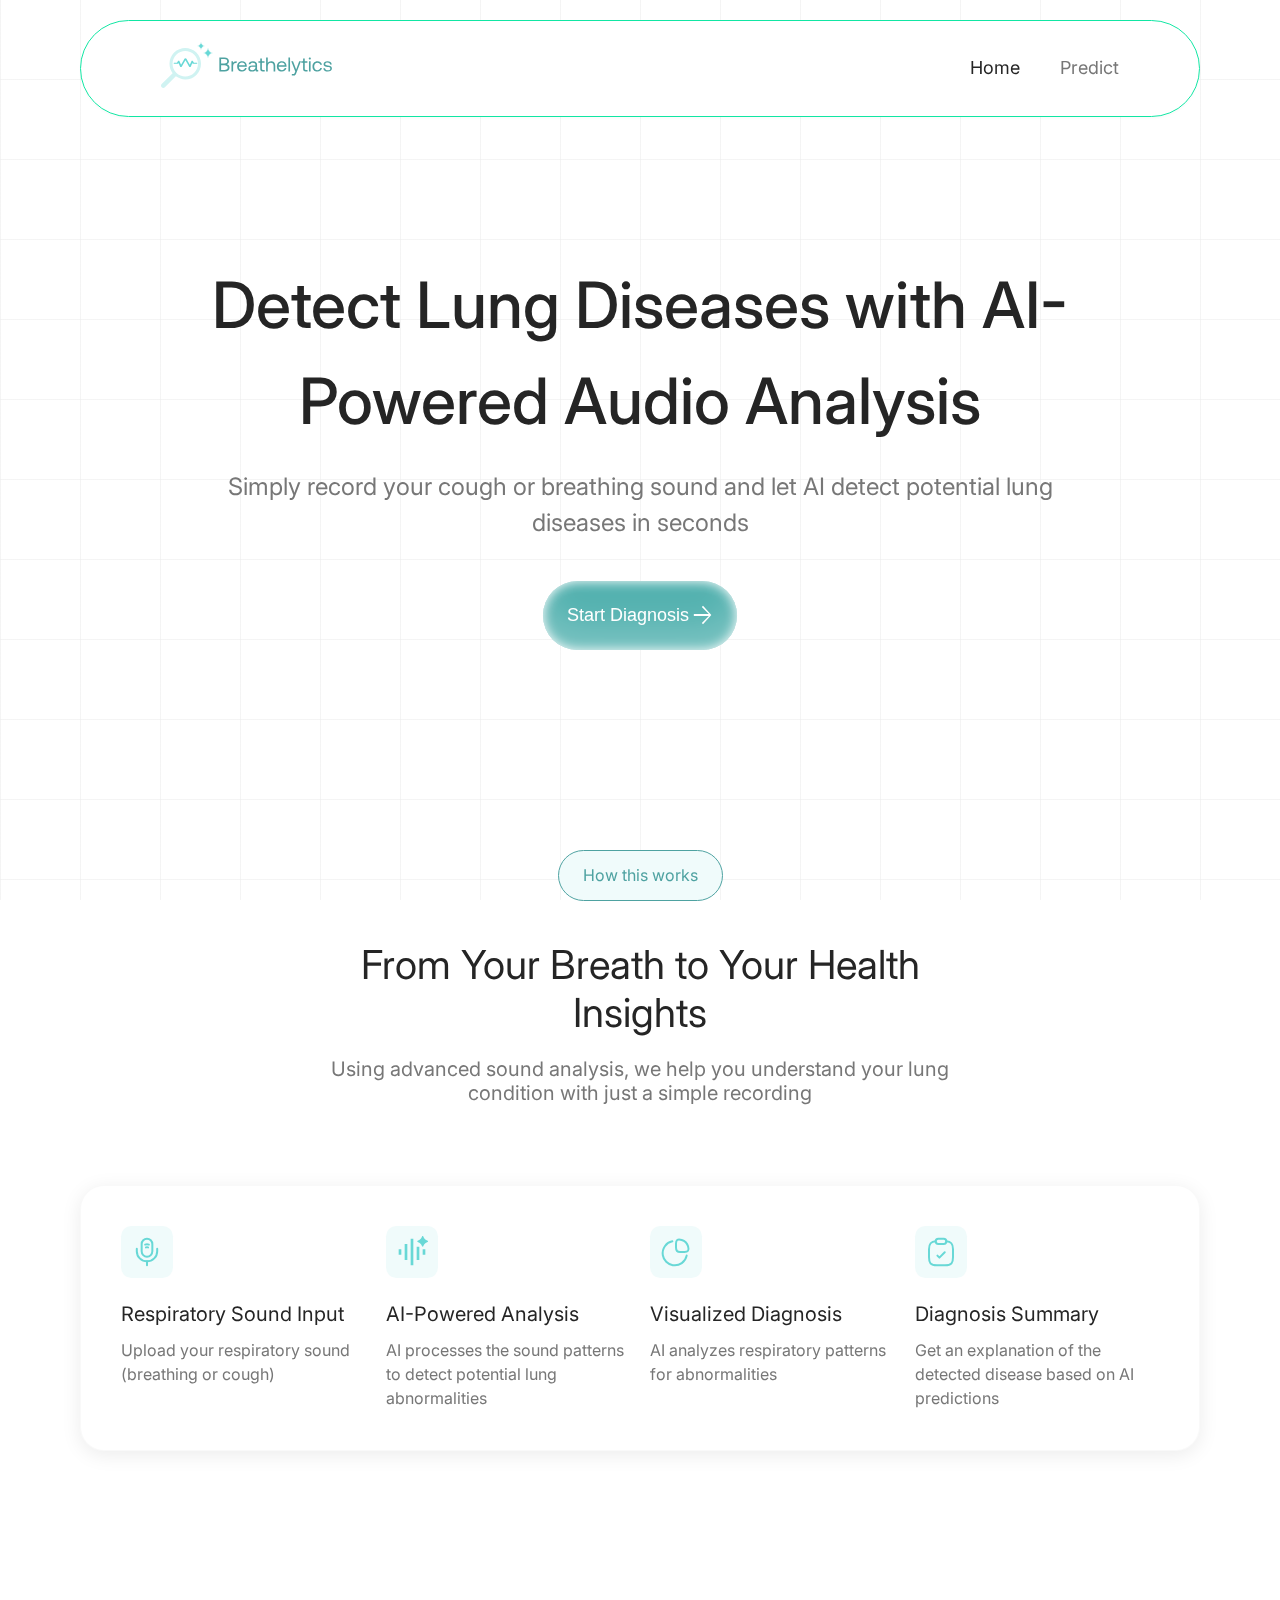
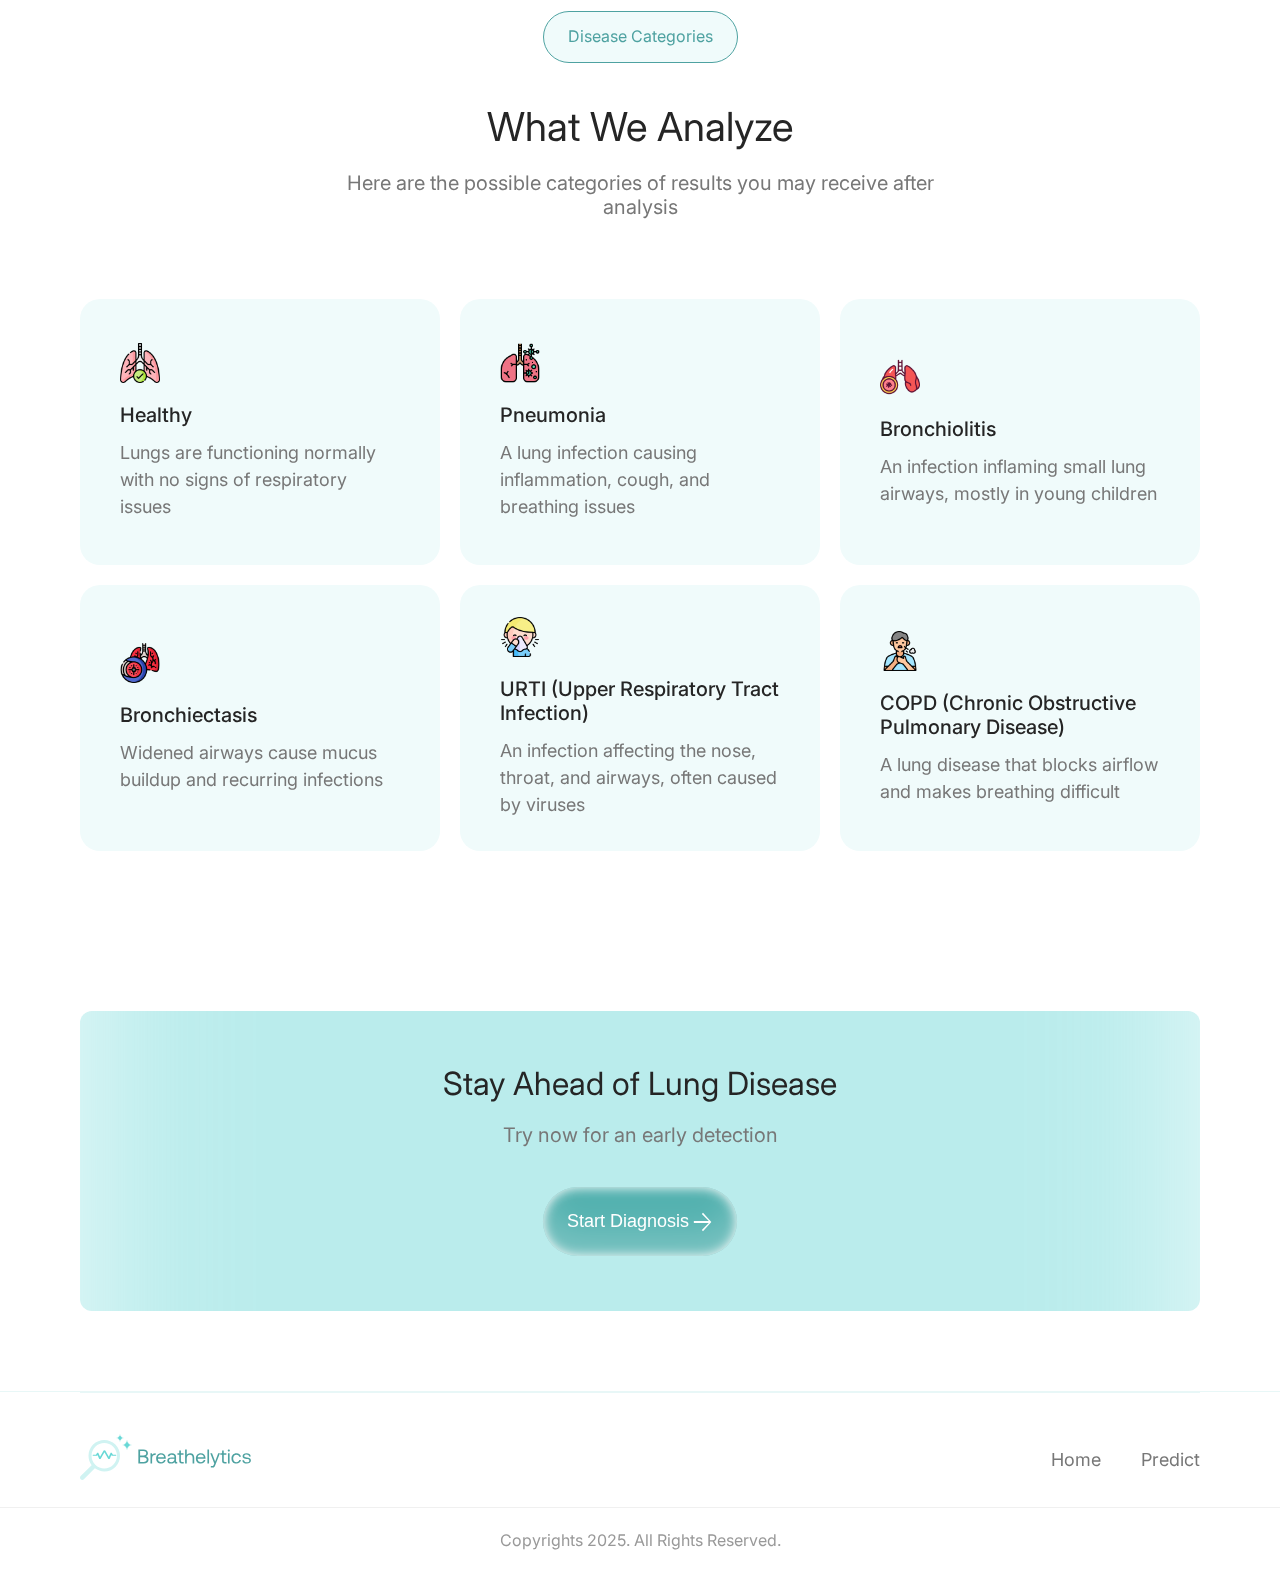
<file: src/breathelytics-frontend/index.html>
<!DOCTYPE html>
<html lang="en">

<head>
    <meta charset="UTF-8">
    <meta name="viewport" content="width=device-width, initial-scale=1.0">
    <title>Breathelytics - Detect Lung Diseases with AI-Powered Audio Analysis</title>
    <link rel="stylesheet" href="styles.css">
    <link rel="preconnect" href="https://fonts.googleapis.com">
    <link rel="preconnect" href="https://fonts.gstatic.com" crossorigin>
    <link href="https://fonts.googleapis.com/css2?family=Inter:wght@300;400;500;600;700&display=swap" rel="stylesheet">
</head>

<body>
    <!-- Grid Background -->
    <div class="grid-background">
        <div class="horizontal-lines"></div>
        <div class="vertical-lines"></div>
    </div> <!-- Floating Icons -->
    <div class="floating-icons">
        <div class="floating-icon icon-1">
            <svg width="36" height="36" viewBox="0 0 36 36" fill="none">
                <path
                    d="M12.0005 4.5V7.5H9.00049V13.5C9.00049 15.0913 9.63263 16.6174 10.7578 17.7426C11.8831 18.8679 13.4092 19.5 15.0005 19.5C16.5918 19.5 18.1179 18.8679 19.2431 17.7426C20.3683 16.6174 21.0005 15.0913 21.0005 13.5V7.5H18.0005V4.5H22.5005C22.8983 4.5 23.2798 4.65804 23.5611 4.93934C23.8425 5.22064 24.0005 5.60218 24.0005 6V13.5C24.0008 15.6271 23.2477 17.6856 21.8748 19.3103C20.5019 20.935 18.5979 22.021 16.5005 22.3755V24.75C16.4993 25.9796 16.9297 27.1705 17.7167 28.1152C18.5037 29.06 19.5972 29.6985 20.8068 29.9195C22.0163 30.1405 23.265 29.93 24.3353 29.3246C25.4055 28.7193 26.2293 27.7575 26.663 26.607C25.6979 26.174 24.9162 25.415 24.4551 24.463C23.9939 23.5111 23.8829 22.4272 24.1414 21.4015C24.3999 20.3758 25.0114 19.474 25.8686 18.8543C26.7258 18.2347 27.774 17.9368 28.829 18.0129C29.8839 18.0891 30.8784 18.5344 31.6377 19.2708C32.397 20.0072 32.8727 20.9875 32.9812 22.0397C33.0897 23.0918 32.8241 24.1486 32.231 25.0244C31.6379 25.9002 30.7552 26.5392 29.738 26.829C29.2317 28.7708 28.0352 30.4617 26.3724 31.5851C24.7096 32.7086 22.6945 33.1878 20.704 32.9329C18.7134 32.6781 16.884 31.7067 15.5578 30.2006C14.2317 28.6945 13.4998 26.7568 13.499 24.75V22.3755C11.4019 22.0207 9.49823 20.9346 8.12561 19.3099C6.75298 17.6852 6.0001 15.6269 6.00049 13.5V6C6.00049 5.60218 6.15852 5.22064 6.43983 4.93934C6.72113 4.65804 7.10266 4.5 7.50049 4.5H12.0005Z"
                    fill="#68D8D6" />
            </svg>
        </div>
        <div class="floating-icon icon-2">
            <svg width="20" height="20" viewBox="0 0 20 20" fill="none">
                <path
                    d="M15.8335 0.833252L14.7835 3.12492L12.5002 4.16658L14.7835 5.21659L15.8335 7.49992L16.8752 5.21659L19.1668 4.16658L16.8752 3.12492M7.50016 3.33325L5.41683 7.91658L0.833496 9.99992L5.41683 12.0833L7.50016 16.6666L9.5835 12.0833L14.1668 9.99992L9.5835 7.91658M15.8335 12.4999L14.7835 14.7833L12.5002 15.8333L14.7835 16.8749L15.8335 19.1666L16.8752 16.8749L19.1668 15.8333L16.8752 14.7833"
                    fill="#68D8D6" />
            </svg>
        </div>
        <div class="floating-icon icon-3">
            <svg width="36" height="36" viewBox="0 0 36 36" fill="none">
                <path d="M9 15V21M13.5 10.5V25.5M18 4.5V31.5M22.5 15V21M27 10.5V25.5" stroke="#68D8D6" stroke-width="3"
                    stroke-linecap="round" stroke-linejoin="round" />
            </svg>
        </div>
        <div class="floating-icon icon-4">
            <svg width="36" height="36" viewBox="0 0 36 36" fill="none">
                <path
                    d="M13.5 7.5C15.0913 7.5 16.6174 8.13214 17.7426 9.25736C18.8679 10.3826 19.5 11.9087 19.5 13.5C19.5 15.0913 18.8679 16.6174 17.7426 17.7426C16.6174 18.8679 15.0913 19.5 13.5 19.5C11.9087 19.5 10.3826 18.8679 9.25736 17.7426C8.13214 16.6174 7.5 15.0913 7.5 13.5C7.5 11.9087 8.13214 10.3826 9.25736 9.25736C10.3826 8.13214 11.9087 7.5 13.5 7.5ZM13.5 22.5C17.505 22.5 25.5 24.51 25.5 28.5V31.5H1.5V28.5C1.5 24.51 9.495 22.5 13.5 22.5ZM25.14 8.04C28.17 11.34 28.17 15.915 25.14 18.945L22.62 16.41C23.88 14.64 23.88 12.345 22.62 10.575L25.14 8.04ZM30.105 3C36 9.075 35.955 18.165 30.105 24L27.66 21.555C31.815 16.785 31.815 9.975 27.66 5.445L30.105 3Z"
                    fill="#68D8D6" />
            </svg>
        </div>
    </div> <!-- Main Container -->
    <div class="main-container">
        <!-- Navigation Bar -->
        <nav class="navbar">
            <div class="nav-content">
                <div class="nav-logo">
                    <svg width="172" height="47" viewBox="0 0 172 47" fill="none" xmlns="http://www.w3.org/2000/svg">
                        <path
                            d="M11.6312 32.1387C7.04077 25.9735 7.52411 17.1983 13.1155 11.6067C19.2577 5.46443 29.2512 5.46443 35.3934 11.6067C41.5355 17.749 41.5355 27.7428 35.3934 33.8851C29.802 39.4767 21.0257 39.96 14.8619 35.3695L3.90038 46.3313C3.00875 47.2229 1.56257 47.2229 0.669672 46.3313C-0.223224 45.4384 -0.223224 43.9921 0.669672 43.1005L11.6312 32.1387ZM15.2702 31.7304C20.2243 36.6847 28.2858 36.6847 33.24 31.7304C38.1942 26.7761 38.1942 18.7144 33.24 13.7602C28.2858 8.80587 20.2243 8.80587 15.2702 13.7602C10.316 18.7144 10.316 26.7761 15.2702 31.7304Z"
                            fill="#D0F3F2" />
                        <mask id="mask0_312_455" style="mask-type:luminance" maskUnits="userSpaceOnUse" x="41" y="6"
                            width="12" height="12">
                            <path d="M52.7256 6.27441V17.7256H41.2744V6.27441H52.7256Z" fill="white" stroke="white"
                                stroke-width="0.548872" />
                        </mask>
                        <g mask="url(#mask0_312_455)">
                            <path
                                d="M47 6.9668C47.395 8.28228 47.7867 9.35477 48.4941 10.1914C49.1948 11.02 50.1817 11.5973 51.7061 12C50.1817 12.4027 49.1948 12.98 48.4941 13.8086C47.7869 14.645 47.3949 15.7172 47 17.0322C46.6052 15.7172 46.2139 14.645 45.5068 13.8086C44.8062 12.9798 43.8192 12.4027 42.2949 12C43.8192 11.5973 44.8062 11.0202 45.5068 10.1914C46.214 9.35482 46.6051 8.28218 47 6.9668Z"
                                fill="#68D8D6" stroke="#F0FBFB" stroke-width="0.548872" />
                        </g>
                        <mask id="mask1_312_455" style="mask-type:luminance" maskUnits="userSpaceOnUse" x="35" y="0"
                            width="10" height="10">
                            <path d="M44.6572 0.342773V9.65723H35.3428V0.342773H44.6572Z" fill="white" stroke="white"
                                stroke-width="0.68609" />
                        </mask>
                        <g mask="url(#mask1_312_455)">
                            <path
                                d="M39.999 1.2002C40.2961 2.13899 40.6204 2.93107 41.1572 3.56641C41.6982 4.20659 42.4337 4.66678 43.5059 5C42.4338 5.33303 41.6982 5.79267 41.1572 6.43262C40.6206 7.06752 40.296 7.85923 39.999 8.79785C39.7026 7.8594 39.3793 7.06744 38.8428 6.43262C38.3016 5.79242 37.5655 5.33307 36.4932 5C37.5656 4.66674 38.3016 4.20684 38.8428 3.56641C39.3795 2.93115 39.7025 2.13882 39.999 1.2002Z"
                                fill="#68D8D6" stroke="#F0FBFB" stroke-width="0.68609" />
                        </g>
                        <mask id="mask2_312_455" style="mask-type:luminance" maskUnits="userSpaceOnUse" x="12" y="17"
                            width="25" height="10">
                            <path d="M12.3789 17.1406H36.6208V26.1406H12.3789V17.1406Z" fill="white" />
                        </mask>
                        <g mask="url(#mask2_312_455)">
                            <path
                                d="M36.5651 22.3339C36.5651 22.6081 36.1863 22.8296 35.7198 22.8296H32.3372C31.9729 22.8296 31.6494 22.6932 31.5352 22.4907L31.3259 22.1229L29.7747 25.7602C29.6833 25.974 29.3623 26.1265 28.9871 26.135C28.9763 26.1357 28.9655 26.1357 28.9546 26.1357C28.5915 26.1357 28.2668 25.9993 28.1526 25.7968L24.4442 19.2739L20.7369 25.7968C20.6179 26.0056 20.292 26.149 19.9012 26.135C19.5261 26.1265 19.205 25.974 19.1136 25.7602L17.5636 22.1229L17.3544 22.4907C17.239 22.6932 16.9155 22.8296 16.5523 22.8296H13.1686C12.702 22.8296 12.3232 22.6081 12.3232 22.3339C12.3232 22.0604 12.702 21.8382 13.1686 21.8382H15.9427L16.877 20.1936C16.9949 19.9847 17.3243 19.8476 17.7115 19.8554C18.0867 19.8638 18.409 20.0164 18.4991 20.2301L20.0503 23.8674L23.6421 17.5491C23.7576 17.3473 24.0798 17.2102 24.4442 17.2102C24.8085 17.2102 25.1308 17.3473 25.2462 17.5491L28.838 23.8674L30.3892 20.2301C30.4794 20.0164 30.8016 19.8638 31.1768 19.8554C31.564 19.8455 31.8935 19.9847 32.0113 20.1936L32.9457 21.8382H35.7198C36.1863 21.8382 36.5651 22.0604 36.5651 22.3339Z"
                                fill="#68D8D6" />
                        </g>
                        <path
                            d="M58.36 30.5V16.5H63.32C66.3 16.5 67.96 17.94 67.96 20.2C67.96 21.8 67.08 22.78 65.76 23.24C67.24 23.52 68.54 24.48 68.54 26.5C68.54 28.98 66.78 30.5 63.46 30.5H58.36ZM63.4 18.08H60.1V22.58H63.4C65.2 22.58 66.22 21.74 66.22 20.32C66.22 18.92 65.22 18.08 63.4 18.08ZM63.46 24.14H60.1V28.92H63.46C65.62 28.92 66.76 28.02 66.76 26.58C66.76 25 65.54 24.14 63.46 24.14ZM75.2033 20.3H75.6633V21.9H74.8433C72.7033 21.9 72.1233 23.68 72.1233 25.3V30.5H70.4833V20.3H71.9033L72.1233 21.84C72.6033 21.06 73.3833 20.3 75.2033 20.3ZM81.1989 30.62C78.1389 30.62 76.1389 28.52 76.1389 25.4C76.1389 22.3 78.0989 20.18 80.9789 20.18C83.8589 20.18 85.7389 22 85.8189 25.02C85.8189 25.24 85.7989 25.48 85.7789 25.72H77.8589V25.86C77.9189 27.8 79.1389 29.16 81.0789 29.16C82.5189 29.16 83.6389 28.4 83.9789 27.08H85.6389C85.2389 29.12 83.5589 30.62 81.1989 30.62ZM77.9589 24.36H84.0589C83.8989 22.6 82.6989 21.62 80.9989 21.62C79.4989 21.62 78.1189 22.7 77.9589 24.36ZM96.7103 29H97.2303V30.5H96.3303C94.9703 30.5 94.5103 29.92 94.4903 28.92C93.8503 29.84 92.8303 30.62 91.0703 30.62C88.8303 30.62 87.3103 29.5 87.3103 27.64C87.3103 25.6 88.7303 24.46 91.4103 24.46H94.4103V23.76C94.4103 22.44 93.4703 21.64 91.8703 21.64C90.4303 21.64 89.4703 22.32 89.2703 23.36H87.6303C87.8703 21.36 89.4903 20.18 91.9503 20.18C94.5503 20.18 96.0503 21.48 96.0503 23.86V28.32C96.0503 28.86 96.2503 29 96.7103 29ZM94.4103 26.34V25.84H91.2503C89.7903 25.84 88.9703 26.38 88.9703 27.54C88.9703 28.54 89.8303 29.22 91.1903 29.22C93.2303 29.22 94.4103 28.04 94.4103 26.34ZM99.2511 27.84V21.8H97.4111V20.3H99.2511V17.44H100.891V20.3H103.531V21.8H100.891V27.82C100.891 28.68 101.191 29 102.071 29H103.691V30.5H101.911C99.9511 30.5 99.2511 29.64 99.2511 27.84ZM110.112 20.18C112.392 20.18 114.252 21.44 114.252 24.82V30.5H112.612V24.92C112.612 22.8 111.592 21.68 109.832 21.68C107.932 21.68 106.752 23.1 106.752 25.4V30.5H105.112V16.5H106.752V21.98C107.352 21.02 108.392 20.18 110.112 20.18ZM120.925 30.62C117.865 30.62 115.865 28.52 115.865 25.4C115.865 22.3 117.825 20.18 120.705 20.18C123.585 20.18 125.465 22 125.545 25.02C125.545 25.24 125.525 25.48 125.505 25.72H117.585V25.86C117.645 27.8 118.865 29.16 120.805 29.16C122.245 29.16 123.365 28.4 123.705 27.08H125.365C124.965 29.12 123.285 30.62 120.925 30.62ZM117.685 24.36H123.785C123.625 22.6 122.425 21.62 120.725 21.62C119.225 21.62 117.845 22.7 117.685 24.36ZM127.417 30.5V16.5H129.057V30.5H127.417ZM134.264 30.56L130.284 20.3H132.024L135.164 28.44L138.204 20.3H139.944L135.244 32.22C134.604 33.86 134.224 34.5 132.784 34.5H130.824V33H132.284C133.224 33 133.384 32.76 133.764 31.8L134.264 30.56ZM142.103 27.84V21.8H140.263V20.3H142.103V17.44H143.743V20.3H146.383V21.8H143.743V27.82C143.743 28.68 144.043 29 144.923 29H146.543V30.5H144.763C142.803 30.5 142.103 29.64 142.103 27.84ZM148.804 18.58C148.204 18.58 147.744 18.14 147.744 17.52C147.744 16.9 148.204 16.46 148.804 16.46C149.404 16.46 149.864 16.9 149.864 17.52C149.864 18.14 149.404 18.58 148.804 18.58ZM147.964 30.5V20.3H149.604V30.5H147.964ZM156.43 30.62C153.45 30.62 151.49 28.6 151.49 25.42C151.49 22.3 153.51 20.18 156.47 20.18C158.97 20.18 160.55 21.58 160.97 23.82H159.25C158.95 22.46 157.95 21.64 156.45 21.64C154.49 21.64 153.17 23.2 153.17 25.42C153.17 27.64 154.49 29.16 156.45 29.16C157.91 29.16 158.91 28.32 159.23 27.02H160.97C160.57 29.22 158.91 30.62 156.43 30.62ZM162.348 27.14H164.028C164.088 28.34 165.148 29.22 166.848 29.22C168.288 29.22 169.308 28.6 169.308 27.66C169.308 26.38 168.188 26.28 166.668 26.1C164.388 25.82 162.568 25.36 162.568 23.24C162.568 21.38 164.268 20.16 166.568 20.18C168.888 20.2 170.568 21.28 170.728 23.4H169.048C168.928 22.36 167.968 21.58 166.568 21.58C165.148 21.58 164.188 22.18 164.188 23.12C164.188 24.24 165.268 24.38 166.748 24.56C169.068 24.84 170.928 25.28 170.928 27.54C170.928 29.44 169.108 30.62 166.848 30.62C164.208 30.62 162.388 29.38 162.348 27.14Z"
                            fill="#4EA2A1" />
                        
                    </svg>
                </div>
                <button class="mobile-menu-btn">
                    <svg width="24" height="24" viewBox="0 0 24 24" fill="none">
                        <path d="M3 12h18M3 6h18M3 18h18" stroke="#252525" stroke-width="2" stroke-linecap="round"/>
                    </svg>
                </button>
                <div class="nav-menu">
                    <a href="#home" class="nav-link active" data-tab="home">Home</a>
                    <a href="#predict" class="nav-link" data-tab="predict">Predict</a>
                </div>
            </div>
        </nav>

        <!-- Tab Content Container -->
        <div class="tab-content">
            <!-- Home Tab Content -->
            <div id="home-content" class="tab-panel active"> <!-- Hero Section -->
                <section class="hero">
                    <div class="hero-content">
                        <div class="hero-text">
                            <h1>Detect Lung Diseases with AI-Powered Audio Analysis</h1>
                            <p>Simply record your cough or breathing sound and let AI detect potential lung diseases in
                                seconds</p>
                        </div>
                        <button class="hero-cta">
                            <span>Start Diagnosis</span>
                            <svg width="20" height="20" viewBox="0 0 20 20" fill="none">
                                <path
                                    d="M10 0.833L18.333 10 10 19.167 8.833 18 15.833 11H0.833V9H15.833L8.833 2L10 0.833Z"
                                    fill="white" />
                            </svg>
                        </button>
                    </div>
                </section>

                <!-- How This Works Section -->
                <section class="how-it-works">
                    <div class="section-header">
                        <div class="section-badge">How this works</div>
                        <div class="section-content">
                            <h2>From Your Breath to Your Health Insights</h2>
                            <p>Using advanced sound analysis, we help you understand your lung condition with just a
                                simple recording</p>
                        </div>
                    </div>

                    <div class="steps-container">
                        <div class="step-card">
                            <div class="step-icon">
                                <svg width="32" height="32" viewBox="0 0 32 32" fill="none">
                                    <path
                                        d="M15.9998 20.6667C18.9465 20.6667 21.3332 18.2801 21.3332 15.3334V8.00008C21.3332 5.05341 18.9465 2.66675 15.9998 2.66675C13.0532 2.66675 10.6665 5.05341 10.6665 8.00008V15.3334C10.6665 18.2801 13.0532 20.6667 15.9998 20.6667Z"
                                        stroke="#68D8D6" stroke-width="2" stroke-linecap="round"
                                        stroke-linejoin="round" />
                                    <path
                                        d="M5.80029 12.8667V15.1334C5.80029 20.76 10.3736 25.3334 16.0003 25.3334C21.627 25.3334 26.2003 20.76 26.2003 15.1334V12.8667"
                                        stroke="#68D8D6" stroke-width="2" stroke-linecap="round"
                                        stroke-linejoin="round" />
                                    <path d="M14.147 8.57341C15.347 8.13341 16.6536 8.13341 17.8536 8.57341"
                                        stroke="#68D8D6" stroke-width="2" stroke-linecap="round"
                                        stroke-linejoin="round" />
                                    <path d="M14.9331 11.4C15.6398 11.2133 16.3731 11.2133 17.0798 11.4"
                                        stroke="#68D8D6" stroke-width="2" stroke-linecap="round"
                                        stroke-linejoin="round" />
                                    <path d="M16 25.3333V29.3333" stroke="#68D8D6" stroke-width="2"
                                        stroke-linecap="round" stroke-linejoin="round" />
                                </svg>
                            </div>
                            <div class="step-content">
                                <h3>Respiratory Sound Input</h3>
                                <p>Upload your respiratory sound (breathing or cough)</p>
                            </div>
                        </div>
                        <div class="step-card">
                            <div class="step-icon">
                                <svg width="32" height="33" viewBox="0 0 32 33" fill="none">
                                    <path
                                        d="M27.6167 9.50529L27.2888 10.26C27.2375 10.3828 27.151 10.4878 27.0402 10.5616C26.9294 10.6355 26.7992 10.6749 26.6661 10.6749C26.5329 10.6749 26.4028 10.6355 26.292 10.5616C26.1812 10.4878 26.0947 10.3828 26.0434 10.26L25.7154 9.50529C25.1388 8.17028 24.0826 7.09989 22.7555 6.50534L21.7435 6.05335C21.6207 5.99687 21.5167 5.90638 21.4438 5.79259C21.3709 5.6788 21.3322 5.5465 21.3322 5.41136C21.3322 5.27622 21.3709 5.14391 21.4438 5.03013C21.5167 4.91634 21.6207 4.82584 21.7435 4.76937L22.6995 4.34404C24.06 3.73256 25.1342 2.62258 25.7008 1.24276L26.0394 0.428102C26.089 0.301909 26.1754 0.193569 26.2874 0.117206C26.3994 0.0408436 26.5319 0 26.6674 0C26.803 0 26.9354 0.0408436 27.0474 0.117206C27.1595 0.193569 27.2459 0.301909 27.2954 0.428102L27.6327 1.24142C28.1987 2.6215 29.2724 3.73196 30.6327 4.34404L31.59 4.7707C31.7124 4.82734 31.8161 4.91782 31.8887 5.03146C31.9613 5.1451 31.9999 5.27716 31.9999 5.41202C31.9999 5.54689 31.9613 5.67895 31.8887 5.79259C31.8161 5.90623 31.7124 5.99671 31.59 6.05335L30.5767 6.50401C29.2498 7.09915 28.1942 8.17002 27.6181 9.50529M11.333 8.00132H8.66637V24.0011H11.333V8.00132ZM5.33309 13.3346H2.66646V18.6678H5.33309V13.3346ZM17.3329 2.66807H14.6663V29.3343H17.3329V2.66807ZM23.3328 10.6679H20.6662V24.0011H23.3328V10.6679ZM29.3327 13.3346H26.6661V18.6678H29.3327V13.3346Z"
                                        fill="#68D8D6" />
                                </svg>
                            </div>
                            <div class="step-content">
                                <h3>AI-Powered Analysis</h3>
                                <p>AI processes the sound patterns to detect potential lung abnormalities</p>
                            </div>
                        </div>
                        <div class="step-card">
                            <div class="step-icon">
                                <img src="images/visualized-diagnosis.svg" alt="Visualized Diagnosis" width="32"
                                    height="32">
                            </div>
                            <div class="step-content">
                                <h3>Visualized Diagnosis</h3>
                                <p>AI analyzes respiratory patterns for abnormalities</p>
                            </div>
                        </div>
                        <div class="step-card">
                            <div class="step-icon">
                                <img src="images/diagnosis-summary.svg" alt="Diagnosis Summary" width="32" height="32">
                            </div>
                            <div class="step-content">
                                <h3>Diagnosis Summary</h3>
                                <p>Get an explanation of the detected disease based on AI predictions</p>
                            </div>
                        </div>
                    </div>
                </section>

                <!-- Disease Categories Section -->
                <section class="disease-categories">
                    <div class="section-header">
                        <div class="section-badge">Disease Categories</div>
                        <div class="section-content">
                            <h2>What We Analyze</h2>
                            <p>Here are the possible categories of results you may receive after analysis</p>
                        </div>
                    </div>

                    <div class="disease-cards">
                        <div class="disease-row">
                            <div class="disease-card">
                                <div class="card-content">
                                    <div class="disease-image">
                                        <img src="images/healthy-lungs.png" alt="Healthy Lungs" />
                                    </div>
                                    <div class="disease-info">
                                        <h3>Healthy</h3>
                                        <p>Lungs are functioning normally with no signs of respiratory issues</p>
                                    </div>
                                </div>
                            </div>

                            <div class="disease-card">
                                <div class="card-content">
                                    <div class="disease-image">
                                        <img src="images/pneumonia.png" alt="Pneumonia" />
                                    </div>
                                    <div class="disease-info">
                                        <h3>Pneumonia</h3>
                                        <p>A lung infection causing inflammation, cough, and breathing issues</p>
                                    </div>
                                </div>
                            </div>

                            <div class="disease-card">
                                <div class="card-content">
                                    <div class="disease-image">
                                        <img src="images/bronchitis.png" alt="Bronchiolitis" />
                                    </div>
                                    <div class="disease-info">
                                        <h3>Bronchiolitis</h3>
                                        <p>An infection inflaming small lung airways, mostly in young children</p>
                                    </div>
                                </div>
                            </div>
                        </div>

                        <div class="disease-row">
                            <div class="disease-card">
                                <div class="card-content">
                                    <div class="disease-image">
                                        <img src="images/bronchiectasis.png" alt="Bronchiectasis" />
                                    </div>
                                    <div class="disease-info">
                                        <h3>Bronchiectasis</h3>
                                        <p>Widened airways cause mucus buildup and recurring infections</p>
                                    </div>
                                </div>
                            </div>

                            <div class="disease-card">
                                <div class="card-content">
                                    <div class="disease-image">
                                        <img src="images/cold.png" alt="URTI" />
                                    </div>
                                    <div class="disease-info">
                                        <h3>URTI (Upper Respiratory Tract Infection)</h3>
                                        <p>An infection affecting the nose, throat, and airways, often caused by viruses
                                        </p>
                                    </div>
                                </div>
                            </div>

                            <div class="disease-card">
                                <div class="card-content">
                                    <div class="disease-image">
                                        <img src="images/copd.png" alt="COPD" />
                                    </div>
                                    <div class="disease-info">
                                        <h3>COPD (Chronic Obstructive Pulmonary Disease)</h3>
                                        <p>A lung disease that blocks airflow and makes breathing difficult</p>
                                    </div>
                                </div>
                            </div>
                        </div>
                    </div>
                </section>
            </div> <!-- Predict Tab Content -->
            <div id="predict-content" class="tab-panel">
                <!-- Predict Header -->
                <section class="predict-hero">
                    <div class="predict-content">
                        <div class="predict-header">
                            <div class="header-badge">
                                <img src="images/stethoscope.svg" alt="Medical" width="16" height="16">
                                <span>AI-Powered Analysis</span>
                            </div>
                            <h1>Respiratory Health Analysis</h1>
                            <p>Upload your respiratory audio recording for instant AI-powered analysis and personalized
                                health insights</p>
                        </div>
                    </div>
                </section>

                <!-- Main Analysis Container -->
                <section class="analysis-section">
                    <div class="analysis-container">
                        <!-- Progress Steps Indicator -->
                        <div class="steps-indicator">
                            <div class="step-item active" data-step="1">
                                <div class="step-dot">
                                    <span>1</span>
                                </div>
                                <span class="step-label">Upload</span>
                            </div>
                            <div class="step-connector"></div>
                            <div class="step-item" data-step="2">
                                <div class="step-dot">
                                    <span>2</span>
                                </div>
                                <span class="step-label">Analyze</span>
                            </div>
                            <div class="step-connector"></div>
                            <div class="step-item" data-step="3">
                                <div class="step-dot">
                                    <span>3</span>
                                </div>
                                <span class="step-label">Results</span>
                            </div>
                        </div>

                        <!-- Step Content Container -->
                        <div class="step-content-container">
                            <!-- Step 1: Upload -->
                            <div class="step-content active" data-step="1">
                                <div class="upload-card">
                                    <div class="upload-header">
                                        <h2>Upload Your Audio Recording</h2>
                                        <p>Record or upload a 5-10 second audio clip of your breathing or cough for
                                            analysis</p>
                                    </div>

                                    <div class="upload-area" id="uploadArea">
                                        <div class="upload-visual">
                                            <div class="upload-icon-container">
                                                <img src="images/upload.svg" alt="Upload" width="56" height="56">
                                            </div>
                                            <div class="upload-text">
                                                <h3>Drag & drop your audio file</h3>
                                                <p>or <button class="upload-browse">browse files</button></p>
                                            </div>
                                        </div>

                                        <div class="upload-specs">
                                            <div class="spec-item">
                                                <img src="images/wave-lines.svg" alt="Format" width="16" height="16">
                                                <span>WAV, MP3, M4A</span>
                                            </div>
                                            <div class="spec-item">
                                                <svg width="16" height="16" viewBox="0 0 16 16" fill="none">
                                                    <path
                                                        d="M8 1.333C11.682 1.333 14.667 4.318 14.667 8S11.682 14.667 8 14.667 1.333 11.682 1.333 8 4.318 1.333 8 1.333zm0 1.334a5.333 5.333 0 100 10.666A5.333 5.333 0 008 2.667zm2.667 5.333v1.333L8 10.667l-2.667-1.334V8h5.334z"
                                                        fill="#68D8D6" />
                                                </svg>
                                                <span>Max 10MB</span>
                                            </div>
                                            <div class="spec-item">
                                                <svg width="16" height="16" viewBox="0 0 16 16" fill="none">
                                                    <path
                                                        d="M8 1.333C4.318 1.333 1.333 4.318 1.333 8S4.318 14.667 8 14.667 14.667 11.682 14.667 8 11.682 1.333 8 1.333zm0 1.334a5.333 5.333 0 110 10.666A5.333 5.333 0 018 2.667zM8 4a.667.667 0 01.667.667v2.666H11.333a.667.667 0 110 1.334H8.667V11.333a.667.667 0 11-1.334 0V8.667H4.667a.667.667 0 110-1.334h2.666V4.667A.667.667 0 018 4z"
                                                        fill="#68D8D6" />
                                                </svg>
                                                <span>5-10 seconds</span>
                                            </div>
                                        </div>

                                        <input type="file" id="audioFileInput" accept=".wav,.mp3,.m4a" hidden>
                                    </div>

                                    <div class="upload-tips">
                                        <h4>Recording Tips</h4>
                                        <ul>
                                            <li>Find a quiet environment with minimal background noise</li>
                                            <li>Hold your device 6-8 inches from your mouth</li>
                                            <li>Take a deep breath and exhale naturally or cough clearly</li>
                                            <li>Keep the recording between 5-10 seconds for best results</li>
                                        </ul>
                                    </div>
                                </div>
                            </div>

                            <!-- Step 2: Processing -->
                            <div class="step-content" data-step="2">
                                <div class="processing-card">
                                    <div class="processing-header">
                                        <h2>Analyzing Your Audio</h2>
                                        <p>Our AI is processing your respiratory patterns using advanced machine
                                            learning</p>
                                    </div>

                                    <div class="processing-visual">
                                        <div class="processing-animation">
                                            <div class="pulse-container">
                                                <div class="pulse-ring"></div>
                                                <div class="pulse-ring delay-1"></div>
                                                <div class="pulse-ring delay-2"></div>
                                                <div class="processing-icon">
                                                    <img src="images/sparkles.svg" alt="Processing" width="48"
                                                        height="48">
                                                </div>
                                            </div>
                                        </div>

                                        <div class="processing-status">
                                            <div class="status-text">
                                                <h3 id="processingStatus">Extracting audio features...</h3>
                                                <p>Time elapsed: <span id="processingTime">0.0</span>s</p>
                                            </div>

                                            <div class="progress-container">
                                                <div class="progress-bar">
                                                    <div class="progress-fill"></div>
                                                </div>
                                                <span class="progress-percentage">0%</span>
                                            </div>
                                        </div>

                                        <div class="processing-steps">
                                            <div class="process-step completed">
                                                <div class="process-icon">✓</div>
                                                <span>Audio preprocessing</span>
                                            </div>
                                            <div class="process-step active">
                                                <div class="process-icon">
                                                    <div class="spinner"></div>
                                                </div>
                                                <span>Feature extraction</span>
                                            </div>
                                            <div class="process-step">
                                                <div class="process-icon">⏳</div>
                                                <span>AI analysis</span>
                                            </div>
                                            <div class="process-step">
                                                <div class="process-icon">⏳</div>
                                                <span>Generating report</span>
                                            </div>
                                        </div>
                                    </div>
                                </div>
                            </div>

                            <!-- Step 3: Results -->
                            <div class="step-content" data-step="3">
                                <div class="results-card">
                                    <div class="results-header">
                                        <h2>Analysis Complete</h2>
                                        <p>Here are your respiratory health insights based on AI analysis</p>
                                    </div>

                                    <div class="results-main">
                                        <div class="confidence-display">
                                            <div class="confidence-circle">
                                                <svg width="140" height="140" viewBox="0 0 140 140" class="score-svg">
                                                    <circle cx="70" cy="70" r="60" fill="none" stroke="#F0FBFB"
                                                        stroke-width="12" />
                                                    <circle cx="70" cy="70" r="60" fill="none" stroke="url(#gradient)"
                                                        stroke-width="12" stroke-dasharray="377" stroke-dashoffset="94"
                                                        stroke-linecap="round" class="score-circle" />
                                                    <defs>
                                                        <linearGradient id="gradient" x1="0%" y1="0%" x2="100%" y2="0%">
                                                            <stop offset="0%" style="stop-color:#68D8D6" />
                                                            <stop offset="100%" style="stop-color:#4EA2A1" />
                                                        </linearGradient>
                                                    </defs>
                                                </svg>
                                                <div class="confidence-text">
                                                    <span class="confidence-value">87</span>
                                                    <span class="confidence-percent">%</span>
                                                    <span class="confidence-label">Confidence</span>
                                                </div>
                                            </div>

                                            <div class="confidence-info">
                                                <h3>High Confidence Detection</h3>
                                                <p>The AI model is highly confident in this analysis based on clear
                                                    audio patterns</p>
                                            </div>
                                        </div>

                                        <div class="diagnosis-panel">
                                            <div class="diagnosis-header">
                                                <h3>Primary Detection</h3>
                                                <div class="detection-badge healthy">
                                                    <span class="status-dot"></span>
                                                    <span>Normal</span>
                                                </div>
                                            </div>

                                            <div class="condition-result">
                                                <div class="condition-visual">
                                                    <img src="images/healthy-lungs.png" alt="Healthy Lungs" width="64"
                                                        height="64">
                                                </div>
                                                <div class="condition-details">
                                                    <h4>Normal Respiratory Function</h4>
                                                    <p>Your respiratory patterns appear normal with no significant
                                                        abnormalities detected. Continue maintaining good lung health
                                                        practices.</p>

                                                    <div class="health-metrics">
                                                        <div class="metric">
                                                            <span class="metric-label">Breathing Pattern</span>
                                                            <span class="metric-value normal">Normal</span>
                                                        </div>
                                                        <div class="metric">
                                                            <span class="metric-label">Sound Quality</span>
                                                            <span class="metric-value normal">Clear</span>
                                                        </div>
                                                        <div class="metric">
                                                            <span class="metric-label">Rhythm</span>
                                                            <span class="metric-value normal">Regular</span>
                                                        </div>
                                                    </div>
                                                </div>
                                            </div>

                                            <div class="recommendations">
                                                <h4>Recommendations</h4>
                                                <ul>
                                                    <li>Continue regular exercise to maintain lung capacity</li>
                                                    <li>Avoid exposure to pollutants and smoking</li>
                                                    <li>Consider annual check-ups for ongoing monitoring</li>
                                                </ul>
                                            </div>
                                        </div>
                                    </div>

                                    <div class="results-actions">
                                        <button class="btn-secondary" id="downloadReport">
                                            <img src="images/download.svg" alt="Download" width="20" height="20">
                                            <span>Download Detailed Report</span>
                                        </button>
                                        <button class="btn-primary" id="newAnalysis">
                                            <img src="images/microphone.svg" alt="New" width="20" height="20">
                                            <span>Analyze Another Recording</span>
                                        </button>
                                    </div>
                                </div>
                            </div>
                        </div>
                    </div>
                </section>
            </div>
        </div>

        <!-- CTA Section (shared across tabs) -->
        <section class="cta-section">
            <div class="cta-blur"></div>
            <div class="cta-content">
                <div class="cta-text">
                    <h2>Stay Ahead of Lung Disease</h2>
                    <p>Try now for an early detection</p>
                </div>
                <button class="cta-button">
                    <span>Start Diagnosis</span>
                    <svg width="20" height="20" viewBox="0 0 20 20" fill="none">
                        <path d="M10 0.833L18.333 10 10 19.167 8.833 18 15.833 11H0.833V9H15.833L8.833 2L10 0.833Z"
                            fill="white" />
                    </svg>
                </button>
            </div>
        </section>

        <!-- Footer -->
        <footer class="footer">
            <div class="footer-line"></div>
            <div class="footer-content">
                <div class="footer-logo">
                    <svg width="172" height="47" viewBox="0 0 172 47" fill="none" xmlns="http://www.w3.org/2000/svg">
                        <path
                            d="M11.6312 32.1387C7.04077 25.9735 7.52411 17.1983 13.1155 11.6067C19.2577 5.46443 29.2512 5.46443 35.3934 11.6067C41.5355 17.749 41.5355 27.7428 35.3934 33.8851C29.802 39.4767 21.0257 39.96 14.8619 35.3695L3.90038 46.3313C3.00875 47.2229 1.56257 47.2229 0.669672 46.3313C-0.223224 45.4384 -0.223224 43.9921 0.669672 43.1005L11.6312 32.1387ZM15.2702 31.7304C20.2243 36.6847 28.2858 36.6847 33.24 31.7304C38.1942 26.7761 38.1942 18.7144 33.24 13.7602C28.2858 8.80587 20.2243 8.80587 15.2702 13.7602C10.316 18.7144 10.316 26.7761 15.2702 31.7304Z"
                            fill="#D0F3F2" />
                        <mask id="mask0_footer" style="mask-type:luminance" maskUnits="userSpaceOnUse" x="41" y="6"
                            width="12" height="12">
                            <path d="M52.7256 6.27441V17.7256H41.2744V6.27441H52.7256Z" fill="white" stroke="white"
                                stroke-width="0.548872" />
                        </mask>
                        <g mask="url(#mask0_footer)">
                            <path
                                d="M47 6.9668C47.395 8.28228 47.7867 9.35477 48.4941 10.1914C49.1948 11.02 50.1817 11.5973 51.7061 12C50.1817 12.4027 49.1948 12.98 48.4941 13.8086C47.7869 14.645 47.3949 15.7172 47 17.0322C46.6052 15.7172 46.2139 14.645 45.5068 13.8086C44.8062 12.9798 43.8192 12.4027 42.2949 12C43.8192 11.5973 44.8062 11.0202 45.5068 10.1914C46.214 9.35482 46.6051 8.28218 47 6.9668Z"
                                fill="#68D8D6" stroke="#F0FBFB" stroke-width="0.548872" />
                        </g>
                        <mask id="mask1_footer" style="mask-type:luminance" maskUnits="userSpaceOnUse" x="35" y="0"
                            width="10" height="10">
                            <path d="M44.6572 0.342773V9.65723H35.3428V0.342773H44.6572Z" fill="white" stroke="white"
                                stroke-width="0.68609" />
                        </mask>
                        <g mask="url(#mask1_footer)">
                            <path
                                d="M39.999 1.2002C40.2961 2.13899 40.6204 2.93107 41.1572 3.56641C41.6982 4.20659 42.4337 4.66678 43.5059 5C42.4338 5.33303 41.6982 5.79267 41.1572 6.43262C40.6206 7.06752 40.296 7.85923 39.999 8.79785C39.7026 7.8594 39.3793 7.06744 38.8428 6.43262C38.3016 5.79242 37.5655 5.33307 36.4932 5C37.5656 4.66674 38.3016 4.20684 38.8428 3.56641C39.3795 2.93115 39.7025 2.13882 39.999 1.2002Z"
                                fill="#68D8D6" stroke="#F0FBFB" stroke-width="0.68609" />
                        </g>
                        <mask id="mask2_footer" style="mask-type:luminance" maskUnits="userSpaceOnUse" x="12" y="17"
                            width="25" height="10">
                            <path d="M12.3789 17.1406H36.6208V26.1406H12.3789V17.1406Z" fill="white" />
                        </mask>
                        <g mask="url(#mask2_footer)">
                            <path
                                d="M36.5651 22.3339C36.5651 22.6081 36.1863 22.8296 35.7198 22.8296H32.3372C31.9729 22.8296 31.6494 22.6932 31.5352 22.4907L31.3259 22.1229L29.7747 25.7602C29.6833 25.974 29.3623 26.1265 28.9871 26.135C28.9763 26.1357 28.9655 26.1357 28.9546 26.1357C28.5915 26.1357 28.2668 25.9993 28.1526 25.7968L24.4442 19.2739L20.7369 25.7968C20.6179 26.0056 20.292 26.149 19.9012 26.135C19.5261 26.1265 19.205 25.974 19.1136 25.7602L17.5636 22.1229L17.3544 22.4907C17.239 22.6932 16.9155 22.8296 16.5523 22.8296H13.1686C12.702 22.8296 12.3232 22.6081 12.3232 22.3339C12.3232 22.0604 12.702 21.8382 13.1686 21.8382H15.9427L16.877 20.1936C16.9949 19.9847 17.3243 19.8476 17.7115 19.8554C18.0867 19.8638 18.409 20.0164 18.4991 20.2301L20.0503 23.8674L23.6421 17.5491C23.7576 17.3473 24.0798 17.2102 24.4442 17.2102C24.8085 17.2102 25.1308 17.3473 25.2462 17.5491L28.838 23.8674L30.3892 20.2301C30.4794 20.0164 30.8016 19.8638 31.1768 19.8554C31.564 19.8455 31.8935 19.9847 32.0113 20.1936L32.9457 21.8382H35.7198C36.1863 21.8382 36.5651 22.0604 36.5651 22.3339Z"
                                fill="#68D8D6" />
                        </g>
                        <path
                            d="M58.36 30.5V16.5H63.32C66.3 16.5 67.96 17.94 67.96 20.2C67.96 21.8 67.08 22.78 65.76 23.24C67.24 23.52 68.54 24.48 68.54 26.5C68.54 28.98 66.78 30.5 63.46 30.5H58.36ZM63.4 18.08H60.1V22.58H63.4C65.2 22.58 66.22 21.74 66.22 20.32C66.22 18.92 65.22 18.08 63.4 18.08ZM63.46 24.14H60.1V28.92H63.46C65.62 28.92 66.76 28.02 66.76 26.58C66.76 25 65.54 24.14 63.46 24.14ZM75.2033 20.3H75.6633V21.9H74.8433C72.7033 21.9 72.1233 23.68 72.1233 25.3V30.5H70.4833V20.3H71.9033L72.1233 21.84C72.6033 21.06 73.3833 20.3 75.2033 20.3ZM81.1989 30.62C78.1389 30.62 76.1389 28.52 76.1389 25.4C76.1389 22.3 78.0989 20.18 80.9789 20.18C83.8589 20.18 85.7389 22 85.8189 25.02C85.8189 25.24 85.7989 25.48 85.7789 25.72H77.8589V25.86C77.9189 27.8 79.1389 29.16 81.0789 29.16C82.5189 29.16 83.6389 28.4 83.9789 27.08H85.6389C85.2389 29.12 83.5589 30.62 81.1989 30.62ZM77.9589 24.36H84.0589C83.8989 22.6 82.6989 21.62 80.9989 21.62C79.4989 21.62 78.1189 22.7 77.9589 24.36ZM96.7103 29H97.2303V30.5H96.3303C94.9703 30.5 94.5103 29.92 94.4903 28.92C93.8503 29.84 92.8303 30.62 91.0703 30.62C88.8303 30.62 87.3103 29.5 87.3103 27.64C87.3103 25.6 88.7303 24.46 91.4103 24.46H94.4103V23.76C94.4103 22.44 93.4703 21.64 91.8703 21.64C90.4303 21.64 89.4703 22.32 89.2703 23.36H87.6303C87.8703 21.36 89.4903 20.18 91.9503 20.18C94.5503 20.18 96.0503 21.48 96.0503 23.86V28.32C96.0503 28.86 96.2503 29 96.7103 29ZM94.4103 26.34V25.84H91.2503C89.7903 25.84 88.9703 26.38 88.9703 27.54C88.9703 28.54 89.8303 29.22 91.1903 29.22C93.2303 29.22 94.4103 28.04 94.4103 26.34ZM99.2511 27.84V21.8H97.4111V20.3H99.2511V17.44H100.891V20.3H103.531V21.8H100.891V27.82C100.891 28.68 101.191 29 102.071 29H103.691V30.5H101.911C99.9511 30.5 99.2511 29.64 99.2511 27.84ZM110.112 20.18C112.392 20.18 114.252 21.44 114.252 24.82V30.5H112.612V24.92C112.612 22.8 111.592 21.68 109.832 21.68C107.932 21.68 106.752 23.1 106.752 25.4V30.5H105.112V16.5H106.752V21.98C107.352 21.02 108.392 20.18 110.112 20.18ZM120.925 30.62C117.865 30.62 115.865 28.52 115.865 25.4C115.865 22.3 117.825 20.18 120.705 20.18C123.585 20.18 125.465 22 125.545 25.02C125.545 25.24 125.525 25.48 125.505 25.72H117.585V25.86C117.645 27.8 118.865 29.16 120.805 29.16C122.245 29.16 123.365 28.4 123.705 27.08H125.365C124.965 29.12 123.285 30.62 120.925 30.62ZM117.685 24.36H123.785C123.625 22.6 122.425 21.62 120.725 21.62C119.225 21.62 117.845 22.7 117.685 24.36ZM127.417 30.5V16.5H129.057V30.5H127.417ZM134.264 30.56L130.284 20.3H132.024L135.164 28.44L138.204 20.3H139.944L135.244 32.22C134.604 33.86 134.224 34.5 132.784 34.5H130.824V33H132.284C133.224 33 133.384 32.76 133.764 31.8L134.264 30.56ZM142.103 27.84V21.8H140.263V20.3H142.103V17.44H143.743V20.3H146.383V21.8H143.743V27.82C143.743 28.68 144.043 29 144.923 29H146.543V30.5H144.763C142.803 30.5 142.103 29.64 142.103 27.84ZM148.804 18.58C148.204 18.58 147.744 18.14 147.744 17.52C147.744 16.9 148.204 16.46 148.804 16.46C149.404 16.46 149.864 16.9 149.864 17.52C149.864 18.14 149.404 18.58 148.804 18.58ZM147.964 30.5V20.3H149.604V30.5H147.964ZM156.43 30.62C153.45 30.62 151.49 28.6 151.49 25.42C151.49 22.3 153.51 20.18 156.47 20.18C158.97 20.18 160.55 21.58 160.97 23.82H159.25C158.95 22.46 157.95 21.64 156.45 21.64C154.49 21.64 153.17 23.2 153.17 25.42C153.17 27.64 154.49 29.16 156.45 29.16C157.91 29.16 158.91 28.32 159.23 27.02H160.97C160.57 29.22 158.91 30.62 156.43 30.62ZM162.348 27.14H164.028C164.088 28.34 165.148 29.22 166.848 29.22C168.288 29.22 169.308 28.6 169.308 27.66C169.308 26.38 168.188 26.28 166.668 26.1C164.388 25.82 162.568 25.36 162.568 23.24C162.568 21.38 164.268 20.16 166.568 20.18C168.888 20.2 170.568 21.28 170.728 23.4H169.048C168.928 22.36 167.968 21.58 166.568 21.58C165.148 21.58 164.188 22.18 164.188 23.12C164.188 24.24 165.268 24.38 166.748 24.56C169.068 24.84 170.928 25.28 170.928 27.54C170.928 29.44 169.108 30.62 166.848 30.62C164.208 30.62 162.388 29.38 162.348 27.14Z"
                            fill="#4EA2A1" />
                    </svg>
                </div>

                <div class="footer-nav">
                    <a href="#home" class="footer-link">Home</a>
                    <a href="#predict" class="footer-link">Predict</a>
                </div>
            </div>
            <div class="footer-copyright">
                <p>Copyrights 2025. All Rights Reserved.</p>
            </div>
        </footer>
    </div>

    <script src="script.js"></script>
</body>

</html>
</file>
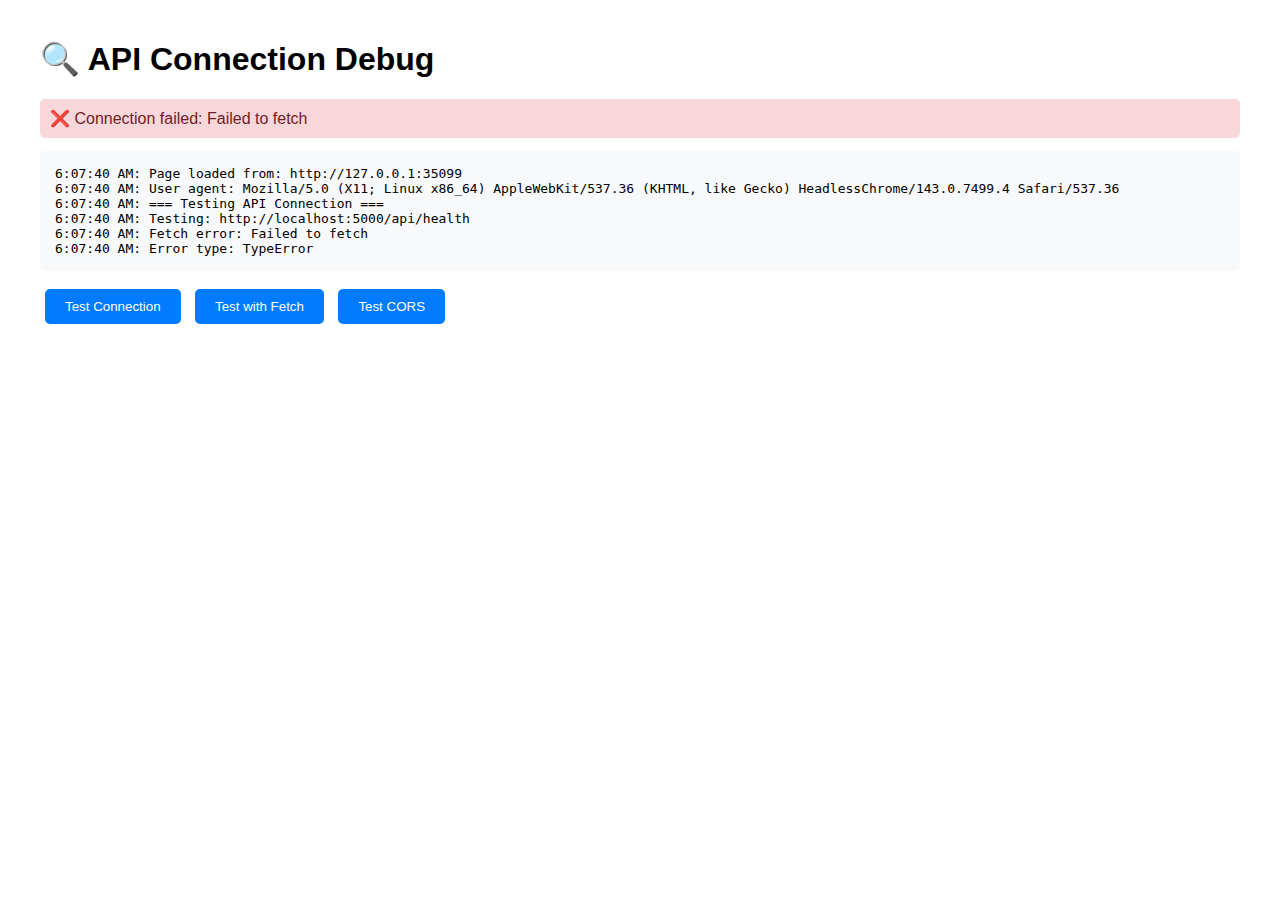
<file: src/breathelytics-frontend/debug-connection.html>
<!DOCTYPE html>
<html lang="en">

<head>
    <meta charset="UTF-8">
    <meta name="viewport" content="width=device-width, initial-scale=1.0">
    <title>Debug API Connection</title>
    <style>
        body {
            font-family: Arial, sans-serif;
            margin: 40px;
        }

        .status {
            padding: 10px;
            margin: 10px 0;
            border-radius: 5px;
        }

        .success {
            background: #d4edda;
            color: #155724;
        }

        .error {
            background: #f8d7da;
            color: #721c24;
        }

        .info {
            background: #d1ecf1;
            color: #0c5460;
        }

        pre {
            background: #f8f9fa;
            padding: 15px;
            border-radius: 5px;
            overflow-x: auto;
        }

        button {
            background: #007bff;
            color: white;
            border: none;
            padding: 10px 20px;
            border-radius: 5px;
            cursor: pointer;
            margin: 5px;
        }
    </style>
</head>

<body>
    <h1>🔍 API Connection Debug</h1>

    <div id="status" class="status info">Testing connection...</div>
    <pre id="output"></pre>

    <button onclick="testConnection()">Test Connection</button>
    <button onclick="testWithFetch()">Test with Fetch</button>
    <button onclick="testCORS()">Test CORS</button>

    <script>
        const output = document.getElementById('output');
        const status = document.getElementById('status');

        function log(message) {
            output.textContent += new Date().toLocaleTimeString() + ': ' + message + '\n';
            console.log(message);
        }

        function setStatus(message, type = 'info') {
            status.textContent = message;
            status.className = 'status ' + type;
        }

        async function testConnection() {
            log('=== Testing API Connection ===');

            try {
                log('Testing: http://localhost:5000/api/health');
                const response = await fetch('http://localhost:5000/api/health', {
                    method: 'GET',
                    headers: {
                        'Content-Type': 'application/json'
                    }
                });

                log('Response status: ' + response.status);
                log('Response headers: ' + JSON.stringify([...response.headers]));

                if (response.ok) {
                    const data = await response.json();
                    log('Response data: ' + JSON.stringify(data, null, 2));
                    setStatus('✅ Connection successful!', 'success');
                } else {
                    log('Response not OK: ' + response.statusText);
                    setStatus('❌ Response error: ' + response.status, 'error');
                }
            } catch (error) {
                log('Fetch error: ' + error.message);
                log('Error type: ' + error.name);
                setStatus('❌ Connection failed: ' + error.message, 'error');
            }
        }

        async function testWithFetch() {
            log('=== Testing with different URLs ===');

            const urls = [
                'http://localhost:5000/api/health',
                'http://127.0.0.1:5000/api/health'
            ];

            for (const url of urls) {
                try {
                    log('Testing: ' + url);
                    const response = await fetch(url);
                    log('✅ ' + url + ' - Status: ' + response.status);
                } catch (error) {
                    log('❌ ' + url + ' - Error: ' + error.message);
                }
            }
        }

        async function testCORS() {
            log('=== Testing CORS Preflight ===');

            try {
                const response = await fetch('http://localhost:5000/api/health', {
                    method: 'OPTIONS',
                    headers: {
                        'Origin': window.location.origin,
                        'Access-Control-Request-Method': 'GET',
                        'Access-Control-Request-Headers': 'Content-Type'
                    }
                });

                log('CORS preflight status: ' + response.status);
                log('CORS headers: ' + JSON.stringify([...response.headers]));

                if (response.ok) {
                    setStatus('✅ CORS is working', 'success');
                } else {
                    setStatus('❌ CORS preflight failed', 'error');
                }
            } catch (error) {
                log('CORS test error: ' + error.message);
                setStatus('❌ CORS test failed: ' + error.message, 'error');
            }
        }

        // Auto-test on load
        window.addEventListener('load', () => {
            log('Page loaded from: ' + window.location.origin);
            log('User agent: ' + navigator.userAgent);
            testConnection();
        });
    </script>
</body>

</html>
</file>
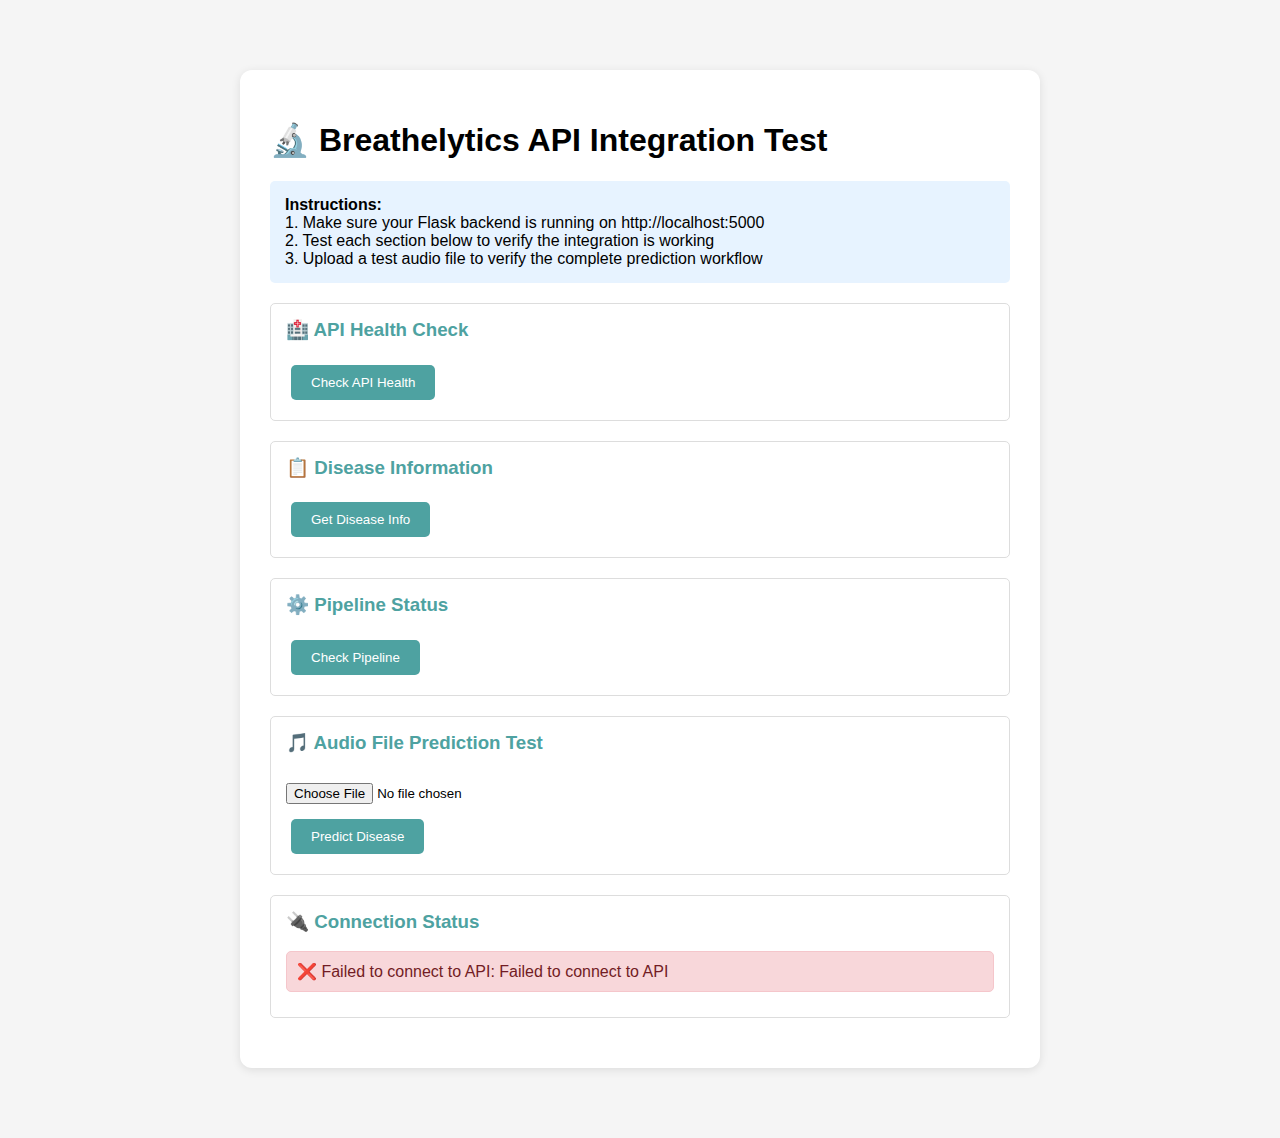
<file: src/breathelytics-frontend/test-integration.html>
<!DOCTYPE html>
<html lang="en">

<head>
    <meta charset="UTF-8">
    <meta name="viewport" content="width=device-width, initial-scale=1.0">
    <title>Breathelytics API Integration Test</title>
    <style>
        body {
            font-family: Arial, sans-serif;
            max-width: 800px;
            margin: 50px auto;
            padding: 20px;
            background-color: #f5f5f5;
        }

        .test-container {
            background: white;
            padding: 30px;
            border-radius: 12px;
            box-shadow: 0 2px 10px rgba(0, 0, 0, 0.1);
        }

        .test-section {
            margin: 20px 0;
            padding: 15px;
            border: 1px solid #ddd;
            border-radius: 5px;
        }

        .test-section h3 {
            color: #4EA2A1;
            margin-top: 0;
        }

        .status {
            padding: 10px;
            border-radius: 5px;
            margin: 10px 0;
        }

        .status.success {
            background-color: #d4edda;
            border: 1px solid #c3e6cb;
            color: #155724;
        }

        .status.error {
            background-color: #f8d7da;
            border: 1px solid #f5c6cb;
            color: #721c24;
        }

        .status.loading {
            background-color: #d1ecf1;
            border: 1px solid #bee5eb;
            color: #0c5460;
        }

        button {
            background-color: #4EA2A1;
            color: white;
            border: none;
            padding: 10px 20px;
            border-radius: 5px;
            cursor: pointer;
            margin: 5px;
        }

        button:hover {
            background-color: #3d817f;
        }

        button:disabled {
            background-color: #ccc;
            cursor: not-allowed;
        }

        pre {
            background-color: #f8f9fa;
            padding: 15px;
            border-radius: 5px;
            overflow-x: auto;
            white-space: pre-wrap;
        }

        input[type="file"] {
            margin: 10px 0;
        }

        .info {
            background-color: #e7f3ff;
            padding: 15px;
            border-radius: 5px;
            margin: 20px 0;
        }
    </style>
</head>

<body>
    <div class="test-container">
        <h1>🔬 Breathelytics API Integration Test</h1>

        <div class="info">
            <strong>Instructions:</strong><br>
            1. Make sure your Flask backend is running on http://localhost:5000<br>
            2. Test each section below to verify the integration is working<br>
            3. Upload a test audio file to verify the complete prediction workflow
        </div>

        <!-- API Health Check -->
        <div class="test-section">
            <h3>🏥 API Health Check</h3>
            <button onclick="testHealthCheck()">Check API Health</button>
            <div id="health-status" class="status" style="display: none;"></div>
            <pre id="health-response" style="display: none;"></pre>
        </div>

        <!-- Disease Information -->
        <div class="test-section">
            <h3>📋 Disease Information</h3>
            <button onclick="testDiseaseInfo()">Get Disease Info</button>
            <div id="disease-status" class="status" style="display: none;"></div>
            <pre id="disease-response" style="display: none;"></pre>
        </div>

        <!-- Pipeline Status -->
        <div class="test-section">
            <h3>⚙️ Pipeline Status</h3>
            <button onclick="testPipelineStatus()">Check Pipeline</button>
            <div id="pipeline-status" class="status" style="display: none;"></div>
            <pre id="pipeline-response" style="display: none;"></pre>
        </div>

        <!-- File Upload Test -->
        <div class="test-section">
            <h3>🎵 Audio File Prediction Test</h3>
            <input type="file" id="testAudioFile" accept=".wav,.mp3,.m4a,.flac">
            <br>
            <button onclick="testPrediction()" id="predict-btn">Predict Disease</button>
            <div id="prediction-status" class="status" style="display: none;"></div>
            <pre id="prediction-response" style="display: none;"></pre>
        </div>

        <!-- API Connection Status -->
        <div class="test-section">
            <h3>🔌 Connection Status</h3>
            <div id="connection-status" class="status loading">Checking connection...</div>
            <div id="api-details" style="display: none;">
                <h4>API Details:</h4>
                <pre id="api-info"></pre>
            </div>
        </div>
    </div>

    <script src="api-integration.js"></script>
    <script>
        // Test functions
        async function testHealthCheck() {
            const statusEl = document.getElementById('health-status');
            const responseEl = document.getElementById('health-response');

            statusEl.style.display = 'block';
            statusEl.className = 'status loading';
            statusEl.textContent = 'Checking API health...';

            try {
                const health = await window.BreathelyticsAPI.checkAPIHealth();
                statusEl.className = 'status success';
                statusEl.textContent = '✅ API is healthy!';
                responseEl.style.display = 'block';
                responseEl.textContent = JSON.stringify(health, null, 2);
            } catch (error) {
                statusEl.className = 'status error';
                statusEl.textContent = '❌ API health check failed: ' + error.message;
                responseEl.style.display = 'block';
                responseEl.textContent = error.toString();
            }
        }

        async function testDiseaseInfo() {
            const statusEl = document.getElementById('disease-status');
            const responseEl = document.getElementById('disease-response');

            statusEl.style.display = 'block';
            statusEl.className = 'status loading';
            statusEl.textContent = 'Getting disease information...';

            try {
                const diseases = await window.BreathelyticsAPI.getDiseaseInfo();
                statusEl.className = 'status success';
                statusEl.textContent = '✅ Disease information retrieved!';
                responseEl.style.display = 'block';
                responseEl.textContent = JSON.stringify(diseases, null, 2);
            } catch (error) {
                statusEl.className = 'status error';
                statusEl.textContent = '❌ Failed to get disease info: ' + error.message;
                responseEl.style.display = 'block';
                responseEl.textContent = error.toString();
            }
        }

        async function testPipelineStatus() {
            const statusEl = document.getElementById('pipeline-status');
            const responseEl = document.getElementById('pipeline-response');

            statusEl.style.display = 'block';
            statusEl.className = 'status loading';
            statusEl.textContent = 'Checking pipeline status...';

            try {
                const pipeline = await window.BreathelyticsAPI.getPipelineStatus();
                statusEl.className = 'status success';
                statusEl.textContent = '✅ Pipeline status retrieved!';
                responseEl.style.display = 'block';
                responseEl.textContent = JSON.stringify(pipeline, null, 2);
            } catch (error) {
                statusEl.className = 'status error';
                statusEl.textContent = '❌ Failed to get pipeline status: ' + error.message;
                responseEl.style.display = 'block';
                responseEl.textContent = error.toString();
            }
        }

        async function testPrediction() {
            const fileInput = document.getElementById('testAudioFile');
            const statusEl = document.getElementById('prediction-status');
            const responseEl = document.getElementById('prediction-response');
            const predictBtn = document.getElementById('predict-btn');

            if (!fileInput.files[0]) {
                alert('Please select an audio file first');
                return;
            }

            const file = fileInput.files[0];

            statusEl.style.display = 'block';
            statusEl.className = 'status loading';
            statusEl.textContent = 'Uploading and analyzing audio file...';
            predictBtn.disabled = true;

            try {
                const prediction = await window.BreathelyticsAPI.predictRespiratoryDisease(file);
                statusEl.className = 'status success';
                statusEl.textContent = `✅ Prediction complete! Detected: ${prediction.prediction} (${Math.round(prediction.confidence * 100)}% confidence)`;
                responseEl.style.display = 'block';
                responseEl.textContent = JSON.stringify(prediction, null, 2);
            } catch (error) {
                statusEl.className = 'status error';
                statusEl.textContent = '❌ Prediction failed: ' + error.message;
                responseEl.style.display = 'block';
                responseEl.textContent = error.toString();
            } finally {
                predictBtn.disabled = false;
            }
        }

        // Initialize connection status
        document.addEventListener('breathelytics-api-ready', (event) => {
            const statusEl = document.getElementById('connection-status');
            const detailsEl = document.getElementById('api-details');
            const infoEl = document.getElementById('api-info');

            statusEl.className = 'status success';
            statusEl.textContent = '✅ API connected successfully!';

            detailsEl.style.display = 'block';
            const apiStatus = window.BreathelyticsAPI.apiStatus();
            infoEl.textContent = JSON.stringify({
                connected: apiStatus.connected,
                modelAvailable: apiStatus.modelAvailable,
                pipelineStatus: apiStatus.pipelineStatus,
                version: apiStatus.version,
                lastChecked: apiStatus.lastChecked,
                config: window.BreathelyticsAPI.config
            }, null, 2);
        });

        document.addEventListener('breathelytics-api-error', (event) => {
            const statusEl = document.getElementById('connection-status');
            statusEl.className = 'status error';
            statusEl.textContent = '❌ Failed to connect to API: ' + event.detail.error;
        });

        // Auto-check health on load if API is ready
        setTimeout(() => {
            if (window.BreathelyticsAPI && window.BreathelyticsAPI.apiStatus().connected) {
                testHealthCheck();
            }
        }, 2000);
    </script>
</body>

</html>
</file>
<file: src/breathelytics-frontend/styles.css>
/* Reset and Base Styles */
* {
    margin: 0;
    padding: 0;
    box-sizing: border-box;
}

html {
    scroll-behavior: smooth;
}

body {
    font-family: 'Inter', -apple-system, BlinkMacSystemFont, 'Segoe UI', Roboto, sans-serif;
    background-color: #FFFFFF;
    color: #252525;
    line-height: 1.6;
    overflow-x: hidden;
}

/* Global logo protection to prevent disappearing on hover */
.nav-logo,
.footer-logo {
    opacity: 1 !important;
    visibility: visible !important;
    display: flex !important;
}

.nav-logo svg,
.footer-logo svg,
.nav-logo svg *,
.footer-logo svg *,
.nav-logo:hover svg,
.nav-logo:hover svg *,
.footer-logo:hover svg,
.footer-logo:hover svg * {
    opacity: 1 !important;
    visibility: visible !important;
    transition: none !important;
    fill-opacity: 1 !important;
    stroke-opacity: 1 !important;
    display: initial !important;
}

/* Force SVG elements to remain visible - comprehensive protection */
svg path, svg mask, svg g, svg defs, svg linearGradient, svg stop,
.nav-logo svg path, .nav-logo svg mask, .nav-logo svg g, .nav-logo svg defs,
.footer-logo svg path, .footer-logo svg mask, .footer-logo svg g, .footer-logo svg defs {
    opacity: 1 !important;
    visibility: visible !important;
    fill-opacity: 1 !important;
    stroke-opacity: 1 !important;
    display: initial !important;
}

/* Grid Background */
.grid-background {
    position: fixed;
    top: 0;
    left: 0;
    width: 100vw;
    height: 100vh;
    pointer-events: none;
    z-index: -2;
}

.horizontal-lines {
    position: absolute;
    width: 100%;
    height: 100%;
}

.horizontal-lines::before {
    content: '';
    position: absolute;
    width: 100%;
    height: 100%;
    background-image: 
        linear-gradient(0deg, rgba(234, 234, 234, 0.5) 1px, transparent 1px);
    background-size: 100% 80px;
}

.vertical-lines {
    position: absolute;
    width: 100%;
    height: 100%;
}

.vertical-lines::before {
    content: '';
    position: absolute;
    width: 100%;
    height: 100%;
    background-image: 
        linear-gradient(90deg, rgba(234, 234, 234, 0.5) 1px, transparent 1px);
    background-size: 80px 100%;
}

/* Floating Icons */
.floating-icons {
    position: fixed;
    top: 0;
    left: 0;
    width: 100vw;
    height: 100vh;
    pointer-events: none;
    z-index: -1;
    overflow: hidden;
    /* Ensure stable positioning */
    transform: translateZ(0);
    contain: layout style paint;
    /* Hide until properly positioned */
    opacity: 0;
    animation: showFloatingIcons 0.3s ease-in-out 0.4s forwards;
}

@keyframes showFloatingIcons {
    from { opacity: 0; }
    to { opacity: 1; }
}

.floating-icon {
    position: fixed;
    width: 60px;
    height: 60px;
    background: #F0FBFB;
    border: 0.6px solid #EAEAEA;
    border-radius: 60px;
    display: flex;
    align-items: center;
    justify-content: center;
    box-shadow: 0px 4px 4px rgba(0, 0, 0, 0.04);
    pointer-events: none;
    z-index: -1;
    will-change: transform, box-shadow;
    backface-visibility: hidden;
    /* Prevent layout shifts */
    contain: layout style paint;
    /* Ensure initial positioning is stable */
    transition: none !important;
    visibility: visible !important;
    /* Force initial state to prevent flash */
    animation-fill-mode: both;
    animation-play-state: running;
}

/* Force immediate and stable positioning on load */
.floating-icon.icon-1 {
    top: 220px !important;
    left: 220px !important;
    right: auto !important;
    bottom: auto !important;
    animation: circularFloat 8s ease-in-out infinite 0.6s;
}

.floating-icon.icon-2 {
    top: 270px !important;
    left: 165px !important;
    right: auto !important;
    bottom: auto !important;
    animation: figure8 10s ease-in-out infinite 1.0s;
}

.floating-icon.icon-3 {
    top: 192px !important;
    right: 315px !important;
    left: auto !important;
    bottom: auto !important;
    animation: pulseOrbit 12s ease-in-out infinite 1.4s;
}

.floating-icon.icon-4 {
    top: 272px !important;
    right: 215px !important;
    left: auto !important;
    bottom: auto !important;
    animation: spiralFloat 9s ease-in-out infinite 0.8s;
}

@keyframes float {
    /* 
    0%, 100% { 
        transform: translate3d(0, 0, 0) rotate(0deg) !important; 
        opacity: 1;
    }
    50% { 
        transform: translate3d(0, -20px, 0) rotate(180deg) !important; 
        opacity: 1;
    }
    */
}

/* Blur Effects */
.blur-effect-1 {
    position: fixed;
    top: -125px;
    right: -76px;
    width: 511px;
    height: 488px;
    background: #68D8D6;
    filter: blur(500px);
    z-index: -1;
}

.blur-effect-2 {
    position: fixed;
    top: 562px;
    left: -76px;
    width: 511px;
    height: 488px;
    background: #68D8D6;
    filter: blur(500px);
    z-index: -1;
}

/* Main Container */
.main-container {
    max-width: 1440px;
    margin: 0 auto;
    position: relative;
    z-index: 1;
}

/* Navigation */
.navbar {
    padding: 20px 80px;
    background: rgba(255, 255, 255, 0.95);
    backdrop-filter: blur(10px);
    border: 1px solid #11e6a3;
    border-radius: 100px;
    margin: 20px 80px;
    box-shadow: 0px 2px 2px rgba(0, 0, 0, 0.02);
    position: sticky;
    top: 10px;
    z-index: 1000;
}

.nav-content {
    display: flex;
    align-items: center;
    justify-content: space-between;
    max-width: 1280px;
    margin: 0 auto;
}

.nav-logo {
    display: flex;
    align-items: center;
}

.nav-logo svg {
    height: 47px;
    width: auto;
    pointer-events: none; /* Prevents hover events on the SVG */
}

/* Ensure logo remains stable on all hover states */
.nav-logo,
.nav-logo:hover,
.navbar:hover .nav-logo {
    opacity: 1 !important;
    visibility: visible !important;
}

.nav-logo svg,
.nav-logo:hover svg,
.navbar:hover .nav-logo svg {
    opacity: 1 !important;
    visibility: visible !important;
    pointer-events: none !important;
}

.logo-text {
    font-size: 20px;
    font-weight: 500;
    color: #4EA2A1;
}

.nav-menu {
    display: flex;
    gap: 40px;
}

.nav-link {
    font-size: 18px;
    font-weight: 400;
    text-decoration: none;
    color: #777777;
    transition: color 0.3s ease;
}

.nav-link.active,
.nav-link:hover {
    color: #252525;
}

.cta-button {
    display: flex;
    align-items: center;
    gap: 4px;
    padding: 24px;
    background: #54B2B0;
    color: white;
    border: none;
    border-radius: 60px;
    font-size: 18px;
    font-weight: 500;
    cursor: pointer;
    transition: transform 0.3s ease;
    box-shadow: 
        inset 0px 8px 24px -16px rgba(255, 255, 255, 0.26),
        inset 0px -24px 32px 0px rgba(255, 255, 255, 0.22),
        inset 0px 0px 12px 0px rgba(255, 255, 255, 1);
}

.cta-button:hover {
    transform: translateY(-2px);
}

/* Hero Section */
.hero {
    padding: 120px 80px;
    text-align: center;
}

.hero-content {
    max-width: 870px;
    margin: 0 auto;
}

.hero-text {
    margin-bottom: 40px;
}

.hero h1 {
    font-size: 64px;
    font-weight: 500;
    line-height: 1.5;
    color: #252525;
    margin-bottom: 20px;
}

.hero p {
    font-size: 24px;
    font-weight: 400;
    line-height: 1.5;
    color: #777777;
}

.hero-cta {
    display: inline-flex;
    align-items: center;
    gap: 4px;
    padding: 24px;
    background: #54B2B0;
    color: white;
    border: none;
    border-radius: 60px;
    font-size: 18px;
    font-weight: 500;
    cursor: pointer;
    transition: transform 0.3s ease;
    box-shadow: 
        inset 0px 8px 24px -16px rgba(255, 255, 255, 0.26),
        inset 0px -24px 32px 0px rgba(255, 255, 255, 0.22),
        inset 0px 0px 12px 0px rgba(255, 255, 255, 1);
}

.hero-cta:hover {
    transform: translateY(-2px);
}

/* Section Styles */
.how-it-works {
    padding: 80px;
    display: flex;
    flex-direction: column;
    gap: 80px;
}

.disease-categories {
    padding: 80px;
    display: flex;
    flex-direction: column;
    gap: 80px;
    align-items: center;
}

.section-header {
    display: flex;
    flex-direction: column;
    align-items: center;
    gap: 40px;
    text-align: center;
}

.section-badge {
    display: inline-flex;
    align-items: center;
    padding: 12px 24px;
    background: #F0FBFB;
    border: 1px solid #4EA2A1;
    border-radius: 100px;
    font-size: 16px;
    font-weight: 400;
    color: #4EA2A1;
}

.section-content {
    display: flex;
    flex-direction: column;
    gap: 20px;
    max-width: 649px;
}

.section-content h2 {
    font-size: 40px;
    font-weight: 400;
    line-height: 1.2;
    color: #252525;
}

.section-content p {
    font-size: 20px;
    font-weight: 400;
    line-height: 1.2;
    color: #777777;
}

/* Steps Container */
.steps-container {
    display: flex;
    justify-content: space-between;
    gap: 20px;
    width: 100%;
    max-width: 1280px;
    background: #FFFFFF;
    border-radius: 24px;
    padding: 40px;
    box-shadow: 0px 4px 20px rgba(0, 0, 0, 0.08);
    border: 1px solid rgba(234, 234, 234, 0.3);
}

.step-card {
    display: flex;
    flex-direction: column;
    gap: 24px;
    width: 260px;
}

.step-icon {
    width: 52px;
    height: 52px;
    background: #F0FBFB;
    border-radius: 10.4px;
    display: flex;
    align-items: center;
    justify-content: center;
}

.how-it-works .step-content {
    display: flex;
    flex-direction: column;
    gap: 12px;
}

.how-it-works .step-content h3 {
    font-size: 20px;
    font-weight: 400;
    line-height: 1.2;
    color: #252525;
}

.how-it-works .step-content p {
    font-size: 16px;
    font-weight: 400;
    line-height: 1.5;
    color: #777777;
}

/* Disease Cards */
.disease-cards {
    display: flex;
    flex-direction: column;
    gap: 20px;
    width: 100%;
    max-width: 1279px;
}

.disease-row {
    display: flex;
    gap: 20px;
    justify-content: center;
}

.disease-card {
    width: 413px;
    height: 266px;
    background: #F0FBFB;
    border-radius: 20px;
    padding: 40px;
    display: flex;
    align-items: center;
}

.card-content {
    display: flex;
    flex-direction: column;
    gap: 20px;
    width: 100%;
}

.disease-image {
    width: 40px;
    height: 40px;
}

.disease-image img {
    width: 100%;
    height: 100%;
    object-fit: cover;
}

.disease-info {
    display: flex;
    flex-direction: column;
    gap: 12px;
}

.disease-info h3 {
    font-size: 20px;
    font-weight: 500;
    line-height: 1.2;
    color: #252525;
}

.disease-info p {
    font-size: 18px;
    font-weight: 400;
    line-height: 1.5;
    color: #777777;
}

/* CTA Section */
.cta-section {
    position: relative;
    margin: 80px;
    height: 300px;
    background: #F0FBFB;
    border-radius: 12px;
    display: flex;
    align-items: center;
    justify-content: center;
    overflow: hidden;
}

.cta-blur {
    position: absolute;
    top: 50%;
    left: 50%;
    transform: translate(-50%, -50%);
    width: 1127px;
    height: 1127px;
    background: rgba(104, 216, 214, 0.4);
    filter: blur(80px);
    z-index: 0;
}

.cta-content {
    display: flex;
    flex-direction: column;
    align-items: center;
    gap: 40px;
    z-index: 1;
    position: relative;
}

.cta-text {
    display: flex;
    flex-direction: column;
    align-items: center;
    gap: 20px;
    text-align: center;
}

.cta-text h2 {
    font-size: 32px;
    font-weight: 400;
    line-height: 1.2;
    color: #252525;
}

.cta-text p {
    font-size: 20px;
    font-weight: 400;
    line-height: 1.2;
    color: #777777;
}

/* Tab System */
.tab-content {
    width: 100%;
}

.tab-panel {
    display: none;
}

.tab-panel.active {
    display: block;
}

/* Predict Page Styles */
.predict-hero {
    padding: 100px 0 40px;
    background: linear-gradient(135deg, #F0FBFB 0%, #FFFFFF 50%, #F8FEFE 100%);
    position: relative;
    overflow: hidden;
}

.predict-hero::before {
    content: '';
    position: absolute;
    top: 0;
    left: 0;
    right: 0;
    bottom: 0;
    background: url('data:image/svg+xml,<svg xmlns="http://www.w3.org/2000/svg" viewBox="0 0 100 100"><defs><pattern id="grid" width="20" height="20" patternUnits="userSpaceOnUse"><path d="M 20 0 L 0 0 0 20" fill="none" stroke="rgba(104,216,214,0.05)" stroke-width="1"/></pattern></defs><rect width="100" height="100" fill="url(%23grid)"/></svg>');
    pointer-events: none;
}

.predict-content {
    max-width: 1200px;
    margin: 0 auto;
    padding: 0 24px;
    position: relative;
}

.predict-header {
    text-align: center;
    max-width: 700px;
    margin: 0 auto;
}

.header-badge {
    display: inline-flex;
    align-items: center;
    gap: 8px;
    background: rgba(104, 216, 214, 0.1);
    color: #4EA2A1;
    padding: 8px 16px;
    border-radius: 20px;
    font-size: 14px;
    font-weight: 500;
    margin-bottom: 24px;
}

.predict-header h1 {
    font-size: 56px;
    font-weight: 700;
    color: #252525;
    margin-bottom: 20px;
    line-height: 1.1;
    background: linear-gradient(135deg, #252525 0%, #4EA2A1 100%);
    -webkit-background-clip: text;
    -webkit-text-fill-color: transparent;
    background-clip: text;
}

.predict-header p {
    font-size: 20px;
    color: #666666;
    line-height: 1.6;
    margin-bottom: 0;
}

/* Analysis Section */
.analysis-section {
    padding: 80px 0;
    background: #FFFFFF;
}

.analysis-container {
    max-width: 900px;
    margin: 0 auto;
    padding: 0 24px;
}

/* Steps Indicator */
.steps-indicator {
    display: flex;
    align-items: center;
    justify-content: center;
    margin-bottom: 60px;
    background: #F8FEFE;
    padding: 32px;
    border-radius: 20px;
    border: 1px solid #E8F7F7;
}

.step-item {
    display: flex;
    flex-direction: column;
    align-items: center;
    gap: 12px;
    position: relative;
}

.step-dot {
    width: 48px;
    height: 48px;
    border-radius: 50%;
    background: #E8F7F7;
    color: #999999;
    display: flex;
    align-items: center;
    justify-content: center;
    font-weight: 600;
    font-size: 18px;
    transition: all 0.3s ease;
    border: 2px solid transparent;
}

.step-item.active .step-dot {
    background: #68D8D6;
    color: white;
    border-color: #4EA2A1;
    box-shadow: 0 0 0 4px rgba(104, 216, 214, 0.2);
}

.step-item.completed .step-dot {
    background: #4EA2A1;
    color: white;
}

.step-label {
    font-size: 14px;
    font-weight: 500;
    color: #999999;
    transition: color 0.3s ease;
}

.step-item.active .step-label,
.step-item.completed .step-label {
    color: #4EA2A1;
}

.step-connector {
    flex: 1;
    height: 2px;
    background: #E8F7F7;
    margin: 0 24px;
    position: relative;
    border-radius: 1px;
}

.step-connector::after {
    content: '';
    position: absolute;
    top: 0;
    left: 0;
    height: 100%;
    background: #68D8D6;
    border-radius: 1px;
    width: 0%;
    transition: width 0.5s ease;
}

.step-item.completed + .step-connector::after {
    width: 100%;
}

/* Step Content Container */
.step-content-container {
    position: relative;
    min-height: 600px;
}

.step-content-container .step-content {
    position: absolute;
    top: 0;
    left: 0;
    right: 0;
    opacity: 0;
    visibility: hidden;
    transform: translateY(20px);
    transition: all 0.4s ease;
}

.step-content-container .step-content.active {
    opacity: 1;
    visibility: visible;
    transform: translateY(0);
    position: relative;
}

/* Upload Card */
.upload-card {
    background: #FFFFFF;
    border-radius: 24px;
    border: 1px solid #E8F7F7;
    overflow: hidden;
    box-shadow: 0 4px 20px rgba(104, 216, 214, 0.08);
}

.upload-header {
    padding: 40px 40px 20px;
    text-align: center;
    background: linear-gradient(135deg, #F8FEFE 0%, #FFFFFF 100%);
}

.upload-header h2 {
    font-size: 32px;
    font-weight: 700;
    color: #252525;
    margin-bottom: 12px;
}

.upload-header p {
    font-size: 18px;
    color: #666666;
    line-height: 1.6;
}

.upload-area {
    margin: 40px;
    border: 2px dashed #68D8D6;
    border-radius: 20px;
    padding: 60px 40px;
    text-align: center;
    background: #F8FEFE;
    transition: all 0.3s ease;
    cursor: pointer;
    position: relative;
}

.upload-area:hover {
    border-color: #4EA2A1;
    background: #F0FBFB;
    transform: translateY(-2px);
    box-shadow: 0 8px 25px rgba(104, 216, 214, 0.15);
}

.upload-area.dragover {
    border-color: #4EA2A1;
    background: #E8F7F7;
    transform: scale(1.02);
    box-shadow: 0 12px 30px rgba(104, 216, 214, 0.2);
}

.upload-visual {
    margin-bottom: 32px;
}

.upload-icon-container {
    margin-bottom: 20px;
}

.upload-text h3 {
    font-size: 24px;
    font-weight: 600;
    color: #252525;
    margin-bottom: 8px;
}

.upload-text p {
    font-size: 16px;
    color: #666666;
}

.upload-browse {
    background: none;
    border: none;
    color: #4EA2A1;
    font-weight: 600;
    text-decoration: underline;
    cursor: pointer;
    padding: 0;
}

.upload-browse:hover {
    color: #68D8D6;
}

.upload-specs {
    display: flex;
    justify-content: center;
    gap: 32px;
    flex-wrap: wrap;
    margin-bottom: 32px;
}

.spec-item {
    display: flex;
    align-items: center;
    gap: 8px;
    color: #4EA2A1;
    font-size: 14px;
    font-weight: 500;
}

.upload-tips {
    background: #F0FBFB;
    padding: 32px;
    border-radius: 16px;
    margin: 32px 40px 40px;
    text-align: left;
}

.upload-tips h4 {
    font-size: 18px;
    font-weight: 600;
    color: #252525;
    margin-bottom: 16px;
    display: flex;
    align-items: center;
    gap: 8px;
}

.upload-tips h4::before {
    content: '💡';
    font-size: 20px;
}

.upload-tips ul {
    list-style: none;
    padding: 0;
    margin: 0;
}

.upload-tips li {
    font-size: 15px;
    color: #666666;
    line-height: 1.6;
    margin-bottom: 12px;
    position: relative;
    padding-left: 24px;
}

.upload-tips li::before {
    content: '•';
    color: #68D8D6;
    font-weight: bold;
    position: absolute;
    left: 0;
    top: 0;
}

/* Processing Card */
.processing-card {
    background: #FFFFFF;
    border-radius: 24px;
    border: 1px solid #E8F7F7;
    overflow: hidden;
    box-shadow: 0 4px 20px rgba(104, 216, 214, 0.08);
}

.processing-header {
    padding: 40px 40px 20px;
    text-align: center;
    background: linear-gradient(135deg, #F8FEFE 0%, #FFFFFF 100%);
}

.processing-header h2 {
    font-size: 32px;
    font-weight: 700;
    color: #252525;
    margin-bottom: 12px;
}

.processing-header p {
    font-size: 18px;
    color: #666666;
    line-height: 1.6;
}

.processing-visual {
    padding: 60px 40px;
}

.processing-animation {
    display: flex;
    justify-content: center;
    margin-bottom: 40px;
}

.pulse-container {
    position: relative;
    width: 120px;
    height: 120px;
    display: flex;
    align-items: center;
    justify-content: center;
}

.pulse-ring {
    position: absolute;
    border: 2px solid #68D8D6;
    border-radius: 50%;
    animation: pulse 2s cubic-bezier(0.455, 0.03, 0.515, 0.955) infinite;
}

.pulse-ring.delay-1 {
    animation-delay: 0.5s;
}

.pulse-ring.delay-2 {
    animation-delay: 1s;
}

@keyframes pulse {
    0% {
        width: 60px;
        height: 60px;
        opacity: 1;
    }
    100% {
        width: 120px;
        height: 120px;
        opacity: 0;
    }
}

.processing-icon {
    animation: float-processing 3s ease-in-out infinite;
}

@keyframes float-processing {
    0%, 100% { 
        transform: translate3d(0, 0, 0); 
    }
    50% { 
        transform: translate3d(0, -10px, 0); 
    }
}

.processing-status {
    text-align: center;
    margin-bottom: 40px;
}

.status-text h3 {
    font-size: 20px;
    font-weight: 600;
    color: #252525;
    margin-bottom: 8px;
}

.status-text p {
    font-size: 16px;
    color: #666666;
    margin-bottom: 24px;
}

.progress-container {
    display: flex;
    align-items: center;
    gap: 16px;
    max-width: 400px;
    margin: 0 auto;
}

.progress-bar {
    flex: 1;
    height: 8px;
    background: rgba(104, 216, 214, 0.2);
    border-radius: 4px;
    overflow: hidden;
}

.progress-fill {
    height: 100%;
    background: linear-gradient(90deg, #68D8D6, #4EA2A1);
    border-radius: 4px;
    transition: width 0.3s ease;
    width: 0%;
}

.progress-percentage {
    font-size: 14px;
    font-weight: 600;
    color: #4EA2A1;
    min-width: 40px;
}

.processing-steps {
    display: flex;
    flex-direction: column;
    gap: 16px;
    max-width: 300px;
    margin: 0 auto;
}

.process-step {
    display: flex;
    align-items: center;
    gap: 12px;
    padding: 12px 16px;
    border-radius: 12px;
    background: #F8FEFE;
    transition: all 0.3s ease;
}

.process-step.completed {
    background: rgba(104, 216, 214, 0.1);
    color: #4EA2A1;
}

.process-step.active {
    background: rgba(104, 216, 214, 0.15);
    color: #4EA2A1;
    border: 1px solid rgba(104, 216, 214, 0.3);
}

.process-icon {
    width: 20px;
    height: 20px;
    display: flex;
    align-items: center;
    justify-content: center;
    font-size: 12px;
}

.spinner {
    width: 16px;
    height: 16px;
    border: 2px solid #E8F7F7;
    border-top: 2px solid #68D8D6;
    border-radius: 50%;
    animation: spin 1s linear infinite;
}

@keyframes spin {
    0% { transform: rotate(0deg); }
    100% { transform: rotate(360deg); }
}

/* Results Card */
.results-card {
    background: #FFFFFF;
    border-radius: 24px;
    border: 1px solid #E8F7F7;
    overflow: hidden;
    box-shadow: 0 4px 20px rgba(104, 216, 214, 0.08);
}

.results-header {
    padding: 40px 40px 20px;
    text-align: center;
    background: linear-gradient(135deg, #F8FEFE 0%, #FFFFFF 100%);
}

.results-header h2 {
    font-size: 32px;
    font-weight: 700;
    color: #252525;
    margin-bottom: 12px;
}

.results-header p {
    font-size: 18px;
    color: #666666;
    line-height: 1.6;
}

.results-main {
    padding: 40px;
}

.confidence-display {
    display: flex;
    align-items: center;
    gap: 40px;
    margin-bottom: 40px;
    padding: 32px;
    background: #F8FEFE;
    border-radius: 20px;
}

.confidence-circle {
    position: relative;
    flex-shrink: 0;
}

.score-circle {
    transition: stroke-dashoffset 2s ease-in-out;
}

.confidence-text {
    position: absolute;
    top: 50%;
    left: 50%;
    transform: translate(-50%, -50%);
    text-align: center;
}

.confidence-value {
    font-size: 32px;
    font-weight: 700;
    color: #252525;
    line-height: 1;
}

.confidence-percent {
    font-size: 24px;
    font-weight: 600;
    color: #4EA2A1;
}

.confidence-label {
    display: block;
    font-size: 14px;
    color: #666666;
    font-weight: 500;
    margin-top: 4px;
}

.confidence-info h3 {
    font-size: 24px;
    font-weight: 600;
    color: #252525;
    margin-bottom: 8px;
}

.confidence-info p {
    font-size: 16px;
    color: #666666;
    line-height: 1.6;
}

.diagnosis-panel {
    background: white;
    border: 1px solid #E8F7F7;
    border-radius: 20px;
    padding: 32px;
    margin-bottom: 32px;
}

.diagnosis-header {
    display: flex;
    justify-content: space-between;
    align-items: center;
    margin-bottom: 24px;
}

.diagnosis-header h3 {
    font-size: 20px;
    font-weight: 600;
    color: #252525;
}

.detection-badge {
    display: flex;
    align-items: center;
    gap: 8px;
    padding: 8px 16px;
    border-radius: 20px;
    font-size: 14px;
    font-weight: 600;
}

.detection-badge.healthy {
    background: rgba(34, 197, 94, 0.1);
    color: #22C55E;
}

.status-dot {
    width: 8px;
    height: 8px;
    border-radius: 50%;
    background: currentColor;
}

.condition-result {
    display: flex;
    gap: 24px;
    margin-bottom: 32px;
}

.condition-visual {
    flex-shrink: 0;
}

.condition-details h4 {
    font-size: 20px;
    font-weight: 600;
    color: #252525;
    margin-bottom: 8px;
}

.condition-details p {
    font-size: 16px;
    color: #666666;
    line-height: 1.6;
    margin-bottom: 20px;
}

.health-metrics {
    display: grid;
    grid-template-columns: repeat(auto-fit, minmax(120px, 1fr));
    gap: 16px;
}

.metric {
    display: flex;
    flex-direction: column;
    gap: 4px;
}

.metric-label {
    font-size: 14px;
    color: #666666;
    font-weight: 500;
}

.metric-value {
    font-size: 16px;
    font-weight: 600;
}

.metric-value.normal {
    color: #22C55E;
}

.recommendations h4 {
    font-size: 18px;
    font-weight: 600;
    color: #252525;
    margin-bottom: 16px;
}

.recommendations ul {
    list-style: none;
    padding: 0;
    margin: 0;
}

.recommendations li {
    font-size: 15px;
    color: #666666;
    line-height: 1.6;
    margin-bottom: 8px;
    position: relative;
    padding-left: 20px;
}

.recommendations li::before {
    content: '✓';
    color: #22C55E;
    font-weight: bold;
    position: absolute;
    left: 0;
    top: 0;
}

.results-actions {
    display: flex;
    gap: 16px;
    justify-content: center;
    padding: 32px 40px 40px;
}

.btn-primary, .btn-secondary {
    display: flex;
    align-items: center;
    gap: 12px;
    padding: 16px 32px;
    border-radius: 12px;
    font-weight: 600;
    font-size: 16px;
    cursor: pointer;
    transition: all 0.3s ease;
    border: none;
    min-width: 200px;
    justify-content: center;
}

.btn-primary {
    background: linear-gradient(135deg, #68D8D6 0%, #4EA2A1 100%);
    color: white;
    box-shadow: 0 4px 15px rgba(104, 216, 214, 0.3);
}

.btn-primary:hover {
    transform: translateY(-2px);
    box-shadow: 0 8px 25px rgba(104, 216, 214, 0.4);
}

.btn-secondary {
    background: white;
    color: #4EA2A1;
    border: 2px solid #E8F7F7;
}

.btn-secondary:hover {
    background: #F8FEFE;
    border-color: #68D8D6;
    transform: translateY(-1px);
}

/* Footer */
.footer {
    margin-top: 80px;
    background: #FFFFFF;
    border-top: 1px solid #E8F7F7;
}

.footer-line {
    height: 1px;
    background: #E8F7F7;
    margin: 0 80px;
}

.footer-content {
    display: flex;
    align-items: center;
    justify-content: space-between;
    padding: 40px 80px 20px;
    max-width: 1280px;
    margin: 0 auto;
}

.footer-logo {
    display: flex;
    align-items: center;
}

.footer-logo svg {
    height: 47px;
    width: auto;
    pointer-events: none; /* Prevents hover events on the SVG */
}

/* Ensure footer logo remains stable on all hover states */
.footer-logo,
.footer-logo:hover,
.footer:hover .footer-logo {
    opacity: 1 !important;
    visibility: visible !important;
}

.footer-logo svg,
.footer-logo:hover svg,
.footer:hover .footer-logo svg {
    opacity: 1 !important;
    visibility: visible !important;
    pointer-events: none !important;
}

.footer-logo:hover svg path,
.footer-logo svg:hover path {
    fill: inherit !important;
    opacity: 1 !important;
    visibility: visible !important;
}

.footer-nav {
    display: flex;
    gap: 40px;
}

.footer-link {
    font-size: 18px;
    font-weight: 400;
    text-decoration: none;
    color: #777777;
    transition: color 0.3s ease;
}

.footer-link:hover {
    color: #252525;
}

.footer-copyright {
    text-align: center;
    padding: 20px 80px 40px;
    border-top: 1px solid #F0F0F0;
}

.footer-copyright p {
    font-size: 16px;
    color: #999999;
    margin: 0;
}



/* Interactive Elements */
.disease-card {
    transition: transform 0.3s ease, box-shadow 0.3s ease;
    cursor: pointer;
}

.disease-card:hover {
    transform: translateY(-5px);
    box-shadow: 0px 8px 24px rgba(0, 0, 0, 0.1);
}

.step-card {
    transition: transform 0.3s ease;
    cursor: pointer;
}

.step-card:hover {
    transform: translateY(-3px);
}

/* Smooth animations */
@keyframes fadeInUp {
    from {
        opacity: 0;
        transform: translateY(30px);
    }
    to {
        opacity: 1;
        transform: translateY(0);
    }
}

.hero-content,
.section-header,
.step-card,
.disease-card {
    animation: fadeInUp 0.6s ease-out;
}

.step-card:nth-child(1) { animation-delay: 0.1s; }
.step-card:nth-child(2) { animation-delay: 0.2s; }
.step-card:nth-child(3) { animation-delay: 0.3s; }
.step-card:nth-child(4) { animation-delay: 0.4s; }

.disease-card:nth-child(1) { animation-delay: 0.1s; }
.disease-card:nth-child(2) { animation-delay: 0.2s; }
.disease-card:nth-child(3) { animation-delay: 0.3s; }

/* Additional logo stability ensures visibility */
.nav-logo, .nav-logo svg, .nav-logo svg *,
.footer-logo, .footer-logo svg, .footer-logo svg * {
    display: initial !important;
    opacity: 1 !important;
    visibility: visible !important;
    fill-opacity: 1 !important;
    stroke-opacity: 1 !important;
}

/* Final override to prevent any logo disappearing issues */
.nav-logo:hover, .nav-logo:hover svg, .nav-logo:hover svg *, 
.navbar:hover .nav-logo, .navbar:hover .nav-logo svg, .navbar:hover .nav-logo svg *,
.footer-logo:hover, .footer-logo:hover svg, .footer-logo:hover svg *,
.footer:hover .footer-logo, .footer:hover .footer-logo svg, .footer:hover .footer-logo svg * {
    opacity: 1 !important;
    visibility: visible !important;
    display: initial !important;
    fill-opacity: 1 !important;
    stroke-opacity: 1 !important;
    transform: none !important;
    filter: none !important;
    pointer-events: none !important;
}

/* Prevent any movement during page scroll */
.floating-icons,
.floating-icon {
    position: fixed !important;
    transform-origin: center center !important;
}

/* Creative Floating Animations */

/* Circular floating motion with rotation */
@keyframes circularFloat {
    0% { 
        transform: translate3d(0, 0, 0) rotate(0deg) scale(1); 
    }
    25% { 
        transform: translate3d(15px, -20px, 0) rotate(90deg) scale(1.05); 
    }
    50% { 
        transform: translate3d(0, -30px, 0) rotate(180deg) scale(1); 
    }
    75% { 
        transform: translate3d(-15px, -20px, 0) rotate(270deg) scale(1.05); 
    }
    100% { 
        transform: translate3d(0, 0, 0) rotate(360deg) scale(1); 
    }
}

/* Figure-8 motion with gentle pulsing */
@keyframes figure8 {
    0% { 
        transform: translate3d(0, 0, 0) rotate(0deg) scale(1); 
    }
    12.5% { 
        transform: translate3d(20px, -15px, 0) rotate(45deg) scale(1.08); 
    }
    25% { 
        transform: translate3d(25px, -25px, 0) rotate(90deg) scale(1.1); 
    }
    37.5% { 
        transform: translate3d(20px, -35px, 0) rotate(135deg) scale(1.08); 
    }
    50% { 
        transform: translate3d(0, -40px, 0) rotate(180deg) scale(1); 
    }
    62.5% { 
        transform: translate3d(-20px, -35px, 0) rotate(225deg) scale(1.08); 
    }
    75% { 
        transform: translate3d(-25px, -25px, 0) rotate(270deg) scale(1.1); 
    }
    87.5% { 
        transform: translate3d(-20px, -15px, 0) rotate(315deg) scale(1.08); 
    }
    100% { 
        transform: translate3d(0, 0, 0) rotate(360deg) scale(1); 
    }
}

/* Pulsing orbital motion */
@keyframes pulseOrbit {
    0% { 
        transform: translate3d(0, 0, 0) rotate(0deg) scale(1); 
        box-shadow: 0px 4px 4px rgba(0, 0, 0, 0.04);
    }
    20% { 
        transform: translate3d(18px, -12px, 0) rotate(72deg) scale(1.15); 
        box-shadow: 0px 8px 16px rgba(104, 216, 214, 0.2);
    }
    40% { 
        transform: translate3d(10px, -35px, 0) rotate(144deg) scale(0.9); 
        box-shadow: 0px 4px 4px rgba(0, 0, 0, 0.04);
    }
    60% { 
        transform: translate3d(-10px, -35px, 0) rotate(216deg) scale(1.15); 
        box-shadow: 0px 8px 16px rgba(104, 216, 214, 0.2);
    }
    80% { 
        transform: translate3d(-18px, -12px, 0) rotate(288deg) scale(0.9); 
        box-shadow: 0px 4px 4px rgba(0, 0, 0, 0.04);
    }
    100% { 
        transform: translate3d(0, 0, 0) rotate(360deg) scale(1); 
        box-shadow: 0px 4px 4px rgba(0, 0, 0, 0.04);
    }
}

/* Spiral floating motion */
@keyframes spiralFloat {
    0% { 
        transform: translate3d(0, 0, 0) rotate(0deg) scale(1); 
    }
    16.67% { 
        transform: translate3d(8px, -8px, 0) rotate(60deg) scale(1.03); 
    }
    33.33% { 
        transform: translate3d(16px, -16px, 0) rotate(120deg) scale(1.06); 
    }
    50% { 
        transform: translate3d(12px, -28px, 0) rotate(180deg) scale(1.1); 
    }
    66.67% { 
        transform: translate3d(-4px, -24px, 0) rotate(240deg) scale(1.06); 
    }
    83.33% { 
        transform: translate3d(-8px, -12px, 0) rotate(300deg) scale(1.03); 
    }
    100% { 
        transform: translate3d(0, 0, 0) rotate(360deg) scale(1); 
    }
}


/* Responsive Design */
@media (max-width: 1200px) {
    .main-container {
        margin: 0 40px;
    }
    
    .navbar,
    .hero,
    .how-it-works,
    .disease-categories,
    .cta-section,
    .footer {
        padding-left: 40px;
        padding-right: 40px;
    }
    
    .steps-container {
        flex-wrap: wrap;
        gap: 40px;
        justify-content: center;
        padding: 32px;
    }
    
    .disease-row {
        flex-wrap: wrap;
        justify-content: center;
    }
    
    .footer-content {
        padding: 40px;
    }
    
    .footer-line {
        margin: 0 40px;
    }
    
    .footer-copyright {
        padding: 20px 40px 40px;
    }
}

@media (max-width: 768px) {
    .nav-content {
        flex-direction: column;
        gap: 20px;
    }
    
    .nav-menu {
        order: 1;
    }
    
    .cta-button {
        order: 2;
        padding: 16px 24px;
        font-size: 16px;
    }
    
    .hero h1 {
        font-size: 40px;
    }
    
    .hero p {
        font-size: 20px;
    }
    
    .steps-container {
        flex-direction: column;
        align-items: center;
        padding: 24px;
        gap: 32px;
    }
    
    .disease-row {
        flex-direction: column;
        align-items: center;
    }
    
    .disease-card {
        width: 100%;
        max-width: 400px;
    }
    
    .section-content h2 {
        font-size: 40px;
        font-weight: 500;
        line-height: 1.5;
        color: #252525;
        margin-bottom: 20px;
    }
    
    .cta-text h2 {
        font-size: 28px;
    }
    
    .predict-header h1 {
        font-size: 36px;
    }
    
    .predict-header p {
        font-size: 16px;
    }
    
    .upload-area, .processing-area, .results-area {
        padding: 40px 20px;
    }
    
    .step-header {
        flex-direction: column;
        text-align: center;
        align-items: center;
    }
    
    .step-number {
        margin-right: 0;
        margin-bottom: 12px;
    }
    
    .action-buttons {
        flex-direction: column;
    }
    
    .action-buttons .btn-primary,
    .action-buttons .btn-secondary {
        width: 100%;
        justify-content: center;
    }
    
    .footer-content {
        flex-direction: column;
        gap: 20px;
        text-align: center;
        padding: 30px 20px 20px;
    }
    
    .footer-nav {
        gap: 30px;
    }
    
    .footer-copyright {
        padding: 15px 20px 30px;
    }
}



@media (max-width: 480px) {
    /* Navigation */
    .navbar {
        padding: 10px 12px;
        background: rgba(255, 255, 255, 0.95);
        backdrop-filter: blur(10px);
        border: 1px solid #11e6a3;
        border-radius: 50px;
        margin: 10px 10px;
        box-shadow: 0px 1px 5px rgba(0, 0, 0, 0.1);
        position: sticky;
        top: 0;
        z-index: 1000;
    }

    .nav-content {
        display: flex;
        flex-direction: column;
        align-items: center;
        justify-content: center;
        width: 100%;
        gap: 8px;
    }

    .nav-logo {
        display: flex;
        align-items: center;
        justify-content: center;
        width: 100%;
        margin-bottom: 8px;
    }

    .nav-logo svg {
        height: 30px;
        width: auto;
        pointer-events: none;
    }

    .logo-text {
        font-size: 14px;
        font-weight: 500;
        color: #4EA2A1;
        text-align: center;
        width: 100%;
        margin-bottom: 8px;
    }

    .nav-menu {
        display: flex;
        flex-direction: column;
        align-items: center;
        gap: 8px;
        width: 100%;
    }

    .nav-link {
        font-size: 12px;
        font-weight: 400;
        text-decoration: none;
        color: #777777;
        padding: 6px 10px;
        border-radius: 20px;
        background: #f0fbfb;
        transition: background-color 0.3s ease, color 0.3s ease;
        width: 100%;
        text-align: center;
    }

    .nav-link.active,
    .nav-link:hover {
        color: white;
        background-color: #54B2B0;
    }

    .cta-button {
        display: flex;
        align-items: center;
        justify-content: center;
        gap: 6px;
        padding: 12px 20px;
        background: #54B2B0;
        color: white;
        border: none;
        border-radius: 30px;
        font-size: 14px;
        font-weight: 600;
        cursor: pointer;
        width: 100%;
        max-width: 240px;
        box-shadow: 
            inset 0px 8px 24px -16px rgba(255, 255, 255, 0.26),
            inset 0px -24px 32px 0px rgba(255, 255, 255, 0.22),
            inset 0px 0px 12px 0px rgba(255, 255, 255, 1);
        transition: transform 0.3s ease, box-shadow 0.3s ease;
        margin: 10px auto 0 auto;
    }

    .cta-button:hover,
    .cta-button:focus-visible {
        transform: scale(1.05);
        box-shadow: 0 12px 24px rgba(84, 178, 176, 0.5);
        outline: none;
    }

    /* Hero Section */
    .hero {
        padding: 10px 15px;
        text-align: center;
    }

    .hero h1 {
        font-size: 20px;
        font-weight: 600;
        margin-bottom: 8px;
    }

    .hero p {
        font-size: 12px;
        line-height: 1.4;
        color: #555;
        margin: 0 auto 15px auto;
        max-width: 90%;
    }

    .hero-cta {
        display: inline-flex;
        align-items: center;
        gap: 8px;
        padding: 10px 20px;
        background: #54B2B0;
        color: white;
        border: none;
        border-radius: 30px;
        font-size: 14px;
        font-weight: 600;
        cursor: pointer;
        box-shadow: 
            inset 0px 8px 24px -16px rgba(255, 255, 255, 0.26),
            inset 0px -24px 32px 0px rgba(255, 255, 255, 0.22),
            inset 0px 0px 12px 0px rgba(255, 255, 255, 1);
        transition: transform 0.3s ease;
        margin: 0 auto;
        max-width: 240px;
    }

    .hero-cta:hover,
    .hero-cta:focus-visible {
        transform: scale(1.05);
        box-shadow: 0 12px 24px rgba(84, 178, 176, 0.5);
        outline: none;
    }

    /* Predict Section */
    .predict-hero {
        padding: 15px 10px 20px;
        background: linear-gradient(135deg, #F0FBFB 0%, #FFFFFF 50%, #F8FEFE 100%);
        position: relative;
        overflow: hidden;
    }

    .predict-content {
        max-width: 100%;
        margin: 0 auto;
        padding: 0 10px;
        position: relative;
        text-align: center;
    }

    /* Steps Section */
    .steps-container {
        flex-direction: column;
        align-items: center;
        padding: 20px 10px;
        gap: 20px;
    }

    /* Section Content */
    .section-content p {
        font-size: 12px;
        font-weight: 400;
        line-height: 1.4;
        color: #777777;
        max-width: 100%;
        margin: 0 auto;
        text-align: center;
    }

    .how-it-works {
        padding: 20px 10px;
        display: flex;
        flex-direction: column;
        gap: 20px;
    }

    .disease-row {
        flex-direction: column;
        align-items: center;
    }

    .disease-card {
        width: 100%;
        max-width: 360px;
        margin: 0 auto 15px;
        box-shadow: 0 4px 12px rgba(0,0,0,0.05);
        border-radius: 20px;
        padding: 15px;
        background: white;
        transition: box-shadow 0.3s ease;
        cursor: pointer;
    }

    .disease-card:hover {
        box-shadow: 0 6px 18px rgba(84, 178, 176, 0.3);
    }

    .section-content h2 {
        font-size: 20px;
        font-weight: 600;
        line-height: 1.4;
        color: #252525;
        margin-bottom: 15px;
        text-align: center;
    }

    .cta-text h2 {
        font-size: 24px;
        font-weight: 600;
        margin-bottom: 10px;
    }

    .predict-header h1 {
        font-size: 24px;
        font-weight: 700;
        margin-bottom: 10px;
    }

    .predict-header p {
        font-size: 12px;
        color: #555;
        margin-bottom: 20px;
    }

    .upload-area, .processing-area, .results-area {
        padding: 20px 10px;
        max-width: 360px;
        margin: 0 auto;
        border-radius: 20px;
        background: #f5fdfd;
        box-shadow: 0 4px 12px rgba(0, 0, 0, 0.1);
    }

    .upload-area .upload-text {
        text-align: center;
        max-width: 90%;
    }

    .upload-area .upload-text h3 {
        font-size: 18px;
        color: #1a1a1a;
        margin-bottom: 5px;
    }

    .upload-area .upload-text p {
        font-size: 12px;
        color: #777;
        line-height: 1.4;
    }

    .step-header {
        flex-direction: column;
        text-align: center;
        align-items: center;
        gap: 8px;
    }

    .step-number {
        margin-right: 0;
        margin-bottom: 10px;
        font-weight: 600;
        font-size: 16px;
        background: #54B2B0;
        color: white;
        width: 36px;
        height: 36px;
        line-height: 36px;
        border-radius: 50%;
        text-align: center;
    }

    .action-buttons {
        flex-direction: column;
        gap: 10px;
        width: 100%;
        max-width: 280px;
        margin: 0 auto;
    }

    .action-buttons .btn-primary,
    .action-buttons .btn-secondary {
        width: 100%;
        justify-content: center;
        padding: 12px 0;
        font-size: 14px;
        font-weight: 600;
        border-radius: 30px;
        cursor: pointer;
    }

    .section-badge {
        display: inline-flex;
        align-items: center;
        padding: 8px 16px;
        background: #F0FBFB;
        border: 1px solid #4EA2A1;
        border-radius: 30px;
        font-size: 12px;
        font-weight: 500;
        color: #4EA2A1;
        margin: 0 auto 15px auto;
    }

    .how-it-works .step-content h3 {
        font-size: 14px;
        font-weight: 600;
        line-height: 1.3;
        color: #252525;
        margin-bottom: 6px;
    }

    .how-it-works .step-content p {
        font-size: 12px;
        font-weight: 400;
        line-height: 1.4;
        color: #777777;
    }

    .steps-container {
        display: flex;
        justify-content: center;
        gap: 15px;
        width: 100%;
        max-width: 340px;
        background: #FFFFFF;
        border-radius: 30px;
        padding: 12px;
        box-shadow: 0px 2px 20px rgba(0, 0, 0, 0.05);
        border: 1px solid rgba(234, 234, 234, 0.3);
        flex-direction: column;
    }

    .disease-categories {
        padding: 15px 10px;
        display: flex;
        flex-direction: column;
        gap: 40px;
        align-items: center;
    }

    /* CTA Section */
    .cta-section {
        margin: 20px 10px;
        height: auto;
        min-height: 200px;
        background: #F0FBFB;
        border-radius: 20px;
        display: flex;
        align-items: center;
        justify-content: center;
        overflow: hidden;
        padding: 20px 10px;
    }

    /* CTA Content - Enhanced */
    .cta-content {
        padding: 20px 15px;
        margin: 0;
        min-height: auto;
        border-radius: 0;
        max-width: 100%;
        background: transparent;
        box-shadow: none;
        text-align: center;
        display: flex;
        flex-direction: column;
        align-items: center;
        gap: 12px;
        position: relative;
        z-index: 1;
        opacity: 1;
        transform: none;
        animation: none;
    }

    .cta-content h2 {
        font-size: 18px;
        font-weight: 600;
        line-height: 1.3;
        color: #252525;
        margin: 0;
    }

    .cta-content p {
        font-size: 12px;
        line-height: 1.4;
        color: #666666;
        max-width: 100%;
        margin: 0;
    }

    .cta-content .cta-button {
        padding: 10px 20px;
        font-size: 14px;
        border-radius: 30px;
        width: auto;
        max-width: 200px;
        justify-content: center;
        background: #54B2B0;
        color: white;
        border: none;
        font-weight: 600;
        cursor: pointer;
        box-shadow:
            inset 0px 8px 24px -16px rgba(255, 255, 255, 0.26),
            inset 0px -24px 32px 0px rgba(255, 255, 255, 0.22),
            inset 0px 0px 12px 0px rgba(255, 255, 255, 1);
        transition: transform 0.3s ease, box-shadow 0.3s ease;
        animation: none;
        margin-top: 8px;
    }

    /* Results Card - Enhanced */
    .results-card {
        background: #FFFFFF;
        border-radius: 20px;
        border: 1px solid #E8F7F7;
        overflow: hidden;
        box-shadow: 0 2px 10px rgba(104, 216, 214, 0.08);
        margin: 10px;
    }

    /* Results Header - Enhanced */
    .results-header {
        padding: 20px 15px;
        text-align: center;
        background: linear-gradient(135deg, #F8FEFE 0%, #FFFFFF 100%);
    }

    .results-header h2 {
        font-size: 20px;
        font-weight: 700;
        color: #252525;
        margin-bottom: 8px;
    }

    .results-header p {
        font-size: 12px;
        color: #666666;
        line-height: 1.4;
        margin: 0;
    }

    /* Results Main - Enhanced */
    .results-main {
        padding: 15px 10px;
    }

    /* Confidence Display - Enhanced */
    .confidence-display {
        display: flex;
        flex-direction: column;
        align-items: center;
        gap: 15px;
        margin-bottom: 20px;
        padding: 20px 15px;
        background: #F8FEFE;
        border-radius: 16px;
    }

    .confidence-circle {
        position: relative;
        flex-shrink: 0;
        width: 100px;
        height: 100px;
    }

    .confidence-circle svg {
        width: 100px;
        height: 100px;
    }

    .confidence-circle circle {
        r: 40;
        cx: 50;
        cy: 50;
    }

    .confidence-text {
        position: absolute;
        top: 50%;
        left: 50%;
        transform: translate(-50%, -50%);
        text-align: center;
    }

    .confidence-value {
        font-size: 24px;
        font-weight: 700;
        color: #252525;
        line-height: 1;
    }

    .confidence-percent {
        font-size: 16px;
        font-weight: 600;
        color: #4EA2A1;
    }

    .confidence-label {
        display: block;
        font-size: 11px;
        color: #666666;
        font-weight: 500;
        margin-top: 2px;
    }

    .confidence-info {
        text-align: center;
        padding: 0 10px;
    }

    .confidence-info h3 {
        font-size: 16px;
        font-weight: 600;
        color: #252525;
        margin-bottom: 6px;
    }

    .confidence-info p {
        font-size: 12px;
        color: #666666;
        line-height: 1.4;
        margin: 0;
    }

    /* Diagnosis Panel - Enhanced */
    .diagnosis-panel {
        background: white;
        border: 1px solid #E8F7F7;
        border-radius: 16px;
        padding: 15px;
        margin-bottom: 20px;
    }

    .diagnosis-header {
        display: flex;
        flex-direction: column;
        align-items: center;
        gap: 10px;
        margin-bottom: 15px;
        text-align: center;
    }

    .diagnosis-header h3 {
        font-size: 16px;
        font-weight: 600;
        color: #252525;
        margin: 0;
    }

    .detection-badge {
        display: flex;
        align-items: center;
        gap: 6px;
        padding: 6px 12px;
        border-radius: 16px;
        font-size: 12px;
        font-weight: 600;
    }

    .detection-badge.healthy {
        background: rgba(34, 197, 94, 0.1);
        color: #22C55E;
    }

    .status-dot {
        width: 6px;
        height: 6px;
        border-radius: 50%;
        background: currentColor;
    }

    .condition-result {
        display: flex;
        flex-direction: column;
        align-items: center;
        gap: 15px;
        margin-bottom: 20px;
        text-align: center;
    }

    .condition-visual {
        flex-shrink: 0;
    }

    .condition-visual img {
        width: 48px;
        height: 48px;
    }

    .condition-details {
        padding: 0 10px;
    }

    .condition-details h4 {
        font-size: 16px;
        font-weight: 600;
        color: #252525;
        margin-bottom: 6px;
    }

    .condition-details p {
        font-size: 12px;
        color: #666666;
        line-height: 1.4;
        margin-bottom: 15px;
    }

    .health-metrics {
        display: grid;
        grid-template-columns: 1fr;
        gap: 10px;
        width: 100%;
        max-width: 280px;
        margin: 0 auto;
    }

    .metric {
        display: flex;
        justify-content: space-between;
        align-items: center;
        padding: 8px 12px;
        background: #F8FEFE;
        border-radius: 8px;
        border: 1px solid #E8F7F7;
    }

    .metric-label {
        font-size: 12px;
        color: #666666;
        font-weight: 500;
    }

    .metric-value {
        font-size: 12px;
        font-weight: 600;
    }

    .metric-value.normal {
        color: #22C55E;
    }

    .recommendations {
        padding: 15px;
        background: #F8FEFE;
        border-radius: 12px;
        margin-top: 15px;
    }

    .recommendations h4 {
        font-size: 14px;
        font-weight: 600;
        color: #252525;
        margin-bottom: 10px;
        text-align: center;
    }

    .recommendations ul {
        list-style: none;
        padding: 0;
        margin: 0;
    }

    .recommendations li {
        font-size: 12px;
        color: #666666;
        line-height: 1.5;
        margin-bottom: 6px;
        position: relative;
        padding-left: 20px;
        text-align: left;
    }

    .recommendations li::before {
        content: '✓';
        color: #22C55E;
        font-weight: bold;
        position: absolute;
        left: 0;
        top: 0;
    }

    /* Results Actions - Enhanced */
    .results-actions {
        display: flex;
        flex-direction: column;
        gap: 10px;
        justify-content: center;
        padding: 20px 15px;
        background: #F8FEFE;
        border-top: 1px solid #E8F7F7;
    }

    .btn-primary, .btn-secondary {
        display: flex;
        align-items: center;
        gap: 8px;
        padding: 12px 20px;
        border-radius: 12px;
        font-weight: 600;
        font-size: 14px;
        cursor: pointer;
        transition: all 0.3s ease;
        border: none;
        width: 100%;
        max-width: 300px;
        margin: 0 auto;
        justify-content: center;
    }

    .btn-primary {
        background: linear-gradient(135deg, #68D8D6 0%, #4EA2A1 100%);
        color: white;
        box-shadow: 0 2px 8px rgba(104, 216, 214, 0.3);
    }

    .btn-primary:hover {
        transform: translateY(-1px);
        box-shadow: 0 4px 12px rgba(104, 216, 214, 0.4);
    }

    .btn-secondary {
        background: white;
        color: #4EA2A1;
        border: 1.5px solid #E8F7F7;
    }

    .btn-secondary:hover {
        background: #F8FEFE;
        border-color: #68D8D6;
        transform: translateY(-1px);
    }

    .btn-primary img, .btn-secondary img {
        width: 16px;
        height: 16px;
    }

    /* Steps Indicator - Enhanced */
    .steps-indicator {
        display: flex;
        align-items: center;
        justify-content: center;
        margin-bottom: 30px;
        background: #F8FEFE;
        padding: 20px 15px;
        border-radius: 16px;
        border: 1px solid #E8F7F7;
        flex-wrap: wrap;
        gap: 10px;
    }

    .step-item {
        display: flex;
        flex-direction: column;
        align-items: center;
        gap: 8px;
        position: relative;
        flex: 1;
        min-width: 80px;
    }

    .step-dot {
        width: 36px;
        height: 36px;
        border-radius: 50%;
        background: #E8F7F7;
        color: #999999;
        display: flex;
        align-items: center;
        justify-content: center;
        font-weight: 600;
        font-size: 14px;
        transition: all 0.3s ease;
        border: 2px solid transparent;
    }

    .step-item.active .step-dot {
        background: #68D8D6;
        color: white;
        border-color: #4EA2A1;
        box-shadow: 0 0 0 3px rgba(104, 216, 214, 0.2);
    }

    .step-item.completed .step-dot {
        background: #4EA2A1;
        color: white;
    }

    .step-label {
        font-size: 11px;
        font-weight: 500;
        color: #999999;
        transition: color 0.3s ease;
        text-align: center;
    }

    .step-connector {
        display: none;
    }

    /* Upload Card - Enhanced */
    .upload-card {
        background: #FFFFFF;
        border-radius: 20px;
        border: 1px solid #E8F7F7;
        overflow: hidden;
        box-shadow: 0 2px 10px rgba(104, 216, 214, 0.08);
        margin: 10px;
    }

    .upload-header {
        padding: 20px 15px;
        text-align: center;
        background: linear-gradient(135deg, #F8FEFE 0%, #FFFFFF 100%);
    }

    .upload-header h2 {
        font-size: 20px;
        font-weight: 700;
        color: #252525;
        margin-bottom: 8px;
    }

    .upload-header p {
        font-size: 12px;
        color: #666666;
        line-height: 1.4;
    }

    .upload-area {
        margin: 15px;
        border: 2px dashed #68D8D6;
        border-radius: 16px;
        padding: 30px 20px;
        text-align: center;
        background: #F8FEFE;
        transition: all 0.3s ease;
        cursor: pointer;
        position: relative;
    }

    .upload-specs {
        display: flex;
        justify-content: center;
        gap: 15px;
        flex-wrap: wrap;
        margin-bottom: 20px;
        margin-top: 20px;
    }

    .spec-item {
        display: flex;
        align-items: center;
        gap: 6px;
        color: #4EA2A1;
        font-size: 11px;
        font-weight: 500;
    }

    .upload-tips {
        background: #F0FBFB;
        padding: 15px;
        border-radius: 12px;
        margin: 15px;
        text-align: left;
    }

    .upload-tips h4 {
        font-size: 14px;
        font-weight: 600;
        color: #252525;
        margin-bottom: 10px;
        display: flex;
        align-items: center;
        gap: 6px;
    }

    .upload-tips ul {
        list-style: none;
        padding: 0;
        margin: 0;
    }

    .upload-tips li {
        font-size: 12px;
        color: #666666;
        line-height: 1.5;
        margin-bottom: 8px;
        position: relative;
        padding-left: 20px;
    }

    /* Processing Card - Enhanced */
    .processing-card {
        background: #FFFFFF;
        border-radius: 20px;
        border: 1px solid #E8F7F7;
        overflow: hidden;
        box-shadow: 0 2px 10px rgba(104, 216, 214, 0.08);
        margin: 10px;
    }

    .processing-header {
        padding: 20px 15px;
        text-align: center;
        background: linear-gradient(135deg, #F8FEFE 0%, #FFFFFF 100%);
    }

    .processing-header h2 {
        font-size: 20px;
        font-weight: 700;
        color: #252525;
        margin-bottom: 8px;
    }

    .processing-header p {
        font-size: 12px;
        color: #666666;
        line-height: 1.4;
    }

    .processing-visual {
        padding: 30px 20px;
    }

    .processing-animation {
        display: flex;
        justify-content: center;
        margin-bottom: 30px;
    }

    .pulse-container {
        position: relative;
        width: 80px;
        height: 80px;
        display: flex;
        align-items: center;
        justify-content: center;
    }

    .processing-status {
        text-align: center;
        margin-bottom: 30px;
    }

    .status-text h3 {
        font-size: 16px;
        font-weight: 600;
        color: #252525;
        margin-bottom: 6px;
    }

    .status-text p {
        font-size: 12px;
        color: #666666;
        margin-bottom: 20px;
    }

    .progress-container {
        display: flex;
        align-items: center;
        gap: 12px;
        max-width: 280px;
        margin: 0 auto;
    }

    .processing-steps {
        display: flex;
        flex-direction: column;
        gap: 12px;
        max-width: 260px;
        margin: 0 auto;
    }

    .process-step {
        display: flex;
        align-items: center;
        gap: 10px;
        padding: 10px 14px;
        border-radius: 10px;
        background: #F8FEFE;
        transition: all 0.3s ease;
        font-size: 12px;
    }

    /* Footer - Enhanced */
    .footer {
        margin-top: 40px;
        background: #FFFFFF;
        border-top: 1px solid #E8F7F7;
    }

    .footer-line {
        display: none;
    }

    .footer-content {
        display: flex;
        flex-direction: column;
        align-items: center;
        gap: 15px;
        padding: 20px 15px;
        text-align: center;
    }

    .footer-logo {
        display: flex;
        align-items: center;
        justify-content: center;
    }

    .footer-logo svg {
        height: 35px;
        width: auto;
    }

    .footer-nav {
        display: flex;
        gap: 20px;
    }

    .footer-link {
        font-size: 14px;
        font-weight: 400;
        text-decoration: none;
        color: #777777;
        transition: color 0.3s ease;
    }

    .footer-copyright {
        text-align: center;
        padding: 15px;
        border-top: 1px solid #F0F0F0;
    }

    .footer-copyright p {
        font-size: 12px;
        color: #999999;
        margin: 0;
    }

    /* Floating Icons - Hide on mobile */
    .floating-icons {
        display: none;
    }

    /* Grid Background - Adjust for mobile */
    .grid-background {
        opacity: 0.3;
    }

    /* Animation keyframes */
    @keyframes fadeInUp {
        to {
            opacity: 1;
            transform: translateY(0);
        }
    }

    @keyframes pulse {
        0%, 100% {
            box-shadow:
                0 0 0 0 rgba(84, 178, 176, 0.7),
                inset 0px 8px 24px -16px rgba(255, 255, 255, 0.26),
                inset 0px -24px 32px 0px rgba(255, 255, 255, 0.22),
                inset 0px 0px 12px 0px rgba(255, 255, 255, 1);
        }
        50% {
            box-shadow:
                0 0 15px 10px rgba(84, 178, 176, 0),
                inset 0px 8px 24px -16px rgba(255, 255, 255, 0.26),
                inset 0px -24px 32px 0px rgba(255, 255, 255, 0.22),
                inset 0px 0px 12px 0px rgba(255, 255, 255, 1);
        }
    }
}

/* ====== End of Responsive Styles for 480px Screen ====== */
</file>
